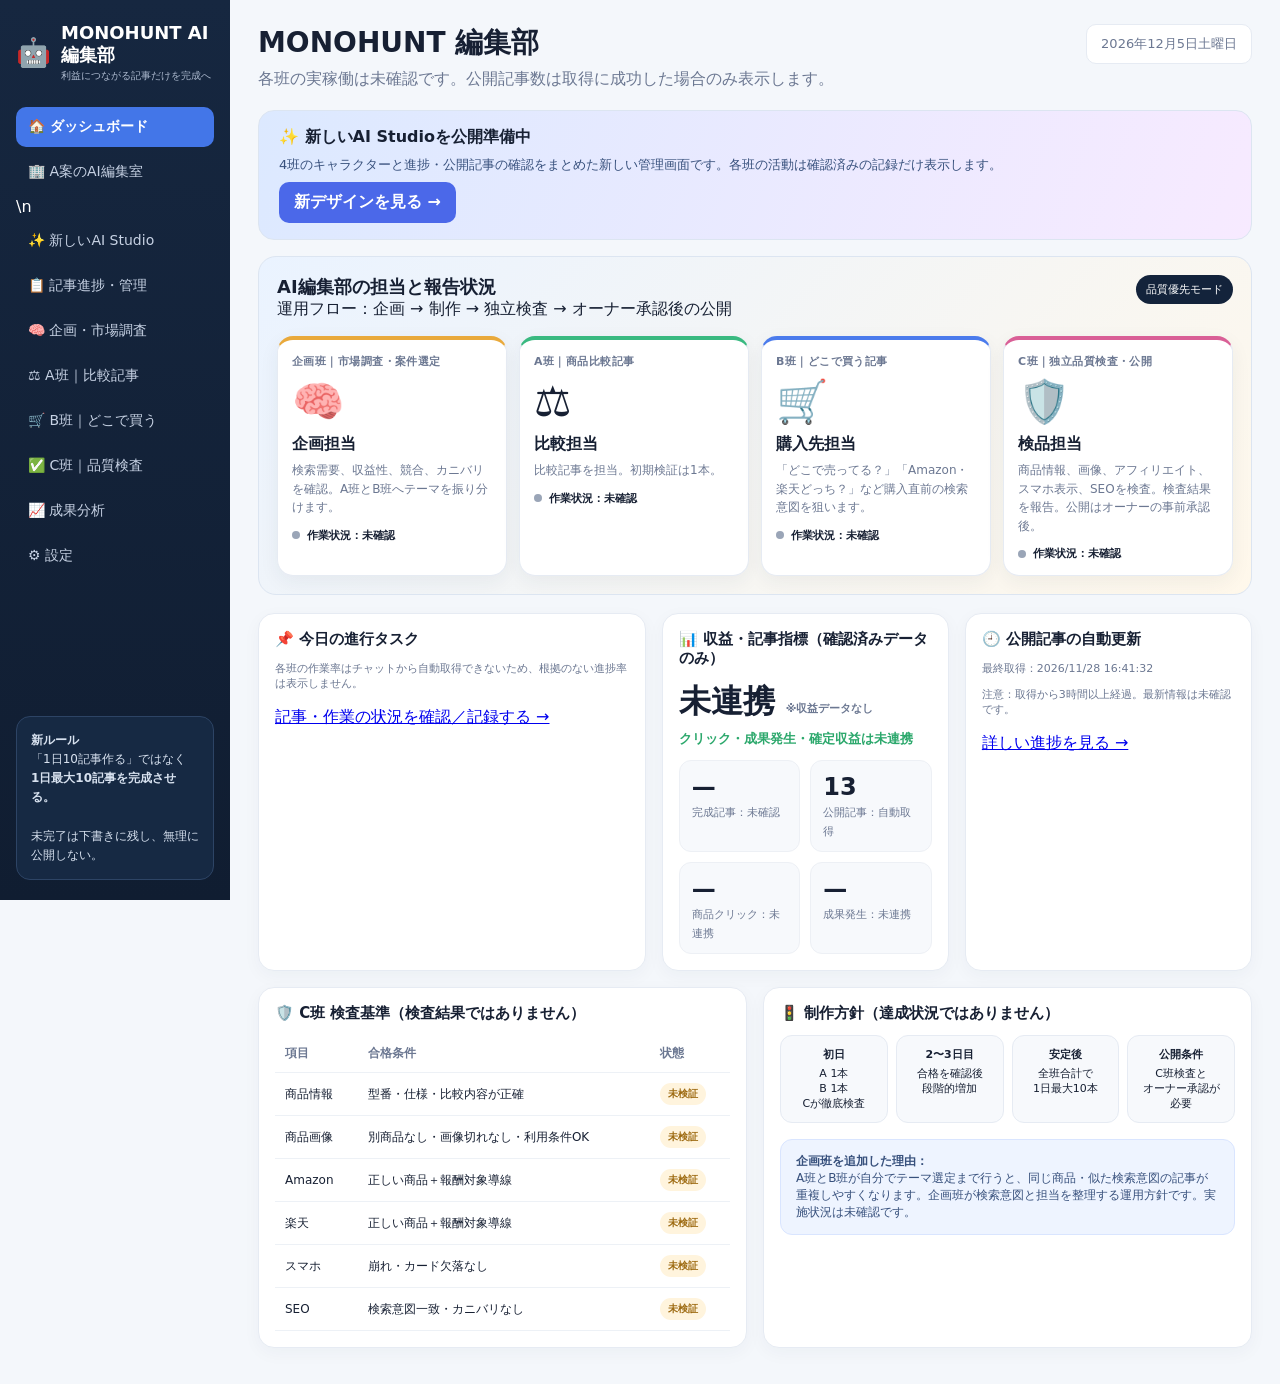
<file: index.html>
<!DOCTYPE html>
<html lang="ja">
<head>
<meta charset="utf-8">
<meta name="viewport" content="width=device-width,initial-scale=1">
<title>MONOHUNT AI編集部ダッシュボード</title>
<style>
:root{
  --bg:#f4f7fb; --panel:#ffffff; --ink:#172033; --muted:#6c7892;
  --line:#e6ebf3; --nav:#13233b; --blue:#4b7bec; --green:#39b980;
  --gold:#e9a93b; --pink:#d95f96;
}
*{box-sizing:border-box}
body{margin:0;background:var(--bg);color:var(--ink);font-family:Inter,"Noto Sans JP","Hiragino Kaku Gothic ProN","Yu Gothic",system-ui,sans-serif}
.app{display:grid;grid-template-columns:230px 1fr;min-height:100vh}
.sidebar{background:linear-gradient(180deg,#162740 0%,#101d31 100%);color:#fff;padding:22px 16px;position:sticky;top:0;height:100vh}
.brand{display:flex;gap:10px;align-items:center;font-weight:800;font-size:18px;margin-bottom:24px}
.brand .bot{font-size:28px}.brand small{display:block;font-size:10px;font-weight:500;color:#aebbd0;margin-top:2px}
.nav a{display:flex;gap:10px;align-items:center;color:#c7d2e4;text-decoration:none;padding:11px 12px;border-radius:10px;margin:5px 0;font-size:14px}
.nav a.active{background:#4376e8;color:white;font-weight:700}.nav a:hover{background:#203857;color:#fff}
.side-note{position:absolute;left:16px;right:16px;bottom:20px;padding:14px;border:1px solid #2d4465;border-radius:14px;background:#162943;color:#d7e1ef;font-size:12px;line-height:1.6}
.main{padding:24px 28px 36px}
.topbar{display:flex;justify-content:space-between;align-items:flex-start;margin-bottom:20px}
.topbar h1{margin:0;font-size:28px}.topbar p{margin:7px 0 0;color:var(--muted)}
.date{font-size:13px;color:var(--muted);background:#fff;padding:10px 14px;border:1px solid var(--line);border-radius:10px}
.hero{background:linear-gradient(135deg,#eaf3ff,#fff8eb);border:1px solid #dce5f1;border-radius:18px;padding:18px;margin-bottom:18px;overflow:hidden}
.hero-head{display:flex;justify-content:space-between;gap:20px;align-items:flex-start;margin-bottom:16px}
.hero-head h2{margin:0;font-size:18px}.hero-head .pill{background:#13233b;color:#fff;padding:7px 10px;border-radius:999px;font-size:11px}
.office{display:grid;grid-template-columns:repeat(4,1fr);gap:12px}
.worker{background:#fff;border:1px solid var(--line);border-radius:16px;padding:14px;min-height:175px;position:relative;box-shadow:0 6px 20px rgba(28,43,66,.06)}
.worker .role{font-size:11px;font-weight:800;letter-spacing:.04em;color:var(--muted)}
.worker .avatar{font-size:42px;margin:8px 0}
.worker h3{margin:0 0 6px;font-size:16px}.worker p{margin:0;color:var(--muted);font-size:12px;line-height:1.55}
.status{margin-top:11px;display:flex;align-items:center;gap:7px;font-size:11px;font-weight:700}
.dot{width:8px;height:8px;border-radius:50%;background:var(--green);box-shadow:0 0 0 4px rgba(57,185,128,.12)}
.worker.plan{border-top:4px solid var(--gold)} .worker.a{border-top:4px solid var(--green)} .worker.b{border-top:4px solid var(--blue)} .worker.c{border-top:4px solid var(--pink)}
.grid{display:grid;grid-template-columns:1.35fr 1fr 1fr;gap:16px;margin-top:16px}
.card{background:var(--panel);border:1px solid var(--line);border-radius:16px;padding:16px;box-shadow:0 5px 18px rgba(26,39,66,.04)}
.card h3{margin:0 0 12px;font-size:15px}.card .sub{color:var(--muted);font-size:11px}
.task{display:grid;grid-template-columns:1fr 110px 36px;gap:10px;align-items:center;padding:10px 0;border-bottom:1px solid #edf1f6}
.task:last-child{border-bottom:0}.task b{font-size:13px}.task small{display:block;color:var(--muted);margin-top:3px}
.bar{height:7px;background:#edf1f6;border-radius:999px;overflow:hidden}.bar span{display:block;height:100%;border-radius:999px}
.kpi{display:grid;grid-template-columns:repeat(2,1fr);gap:10px}.kpi div{background:#f7f9fc;border:1px solid #edf0f5;border-radius:12px;padding:12px}.kpi strong{font-size:24px;display:block}.kpi span{font-size:11px;color:var(--muted)}
.bigmoney{font-size:32px;font-weight:850;margin:6px 0}.up{color:#2ca86c;font-weight:700;font-size:13px}
.feed{display:flex;gap:10px;padding:9px 0;border-bottom:1px solid #edf1f6}.feed:last-child{border-bottom:0}.feed .ico{width:28px;height:28px;border-radius:8px;display:grid;place-items:center;background:#f0f4fb}.feed b{font-size:12px}.feed p{margin:2px 0 0;font-size:11px;color:var(--muted)}
.guard{margin-top:16px;display:grid;grid-template-columns:1fr 1fr;gap:16px}
.rule-table{width:100%;border-collapse:collapse;font-size:12px}.rule-table th,.rule-table td{padding:10px;border-bottom:1px solid #edf1f6;text-align:left}.rule-table th{color:var(--muted);font-weight:700}.badge{display:inline-block;padding:4px 8px;border-radius:999px;font-size:10px;font-weight:800}.warn{background:#fff4dd;color:#9e6b12}
.lane{display:grid;grid-template-columns:repeat(4,1fr);gap:8px;margin-top:10px}.lane div{padding:11px;border-radius:12px;background:#f7f9fc;border:1px solid var(--line);font-size:11px;text-align:center}.lane b{display:block;margin-bottom:4px}
.footer-note{margin-top:16px;padding:13px 15px;background:#eef4ff;border:1px solid #d9e5ff;border-radius:12px;font-size:12px;color:#38517d}
@media(max-width:980px){.app{grid-template-columns:1fr}.sidebar{position:relative;height:auto}.side-note{position:static;margin-top:18px}.office{grid-template-columns:repeat(2,1fr)}.grid{grid-template-columns:1fr}.guard{grid-template-columns:1fr}}
@media(max-width:560px){.main{padding:16px}.office{grid-template-columns:1fr}.topbar{display:block}.date{margin-top:12px;display:inline-block}.lane{grid-template-columns:1fr 1fr}}
</style>
</head>
<body>
<div class="app">
  <aside class="sidebar">
    <div class="brand"><span class="bot">🤖</span><div>MONOHUNT AI編集部<small>利益につながる記事だけを完成へ</small></div></div>
    <nav class="nav">
      <a class="active" href="./">🏠 ダッシュボード</a>
      <a href="./office.html">🏢 A案のAI編集室</a>\n      <a href="./studio.html">✨ 新しいAI Studio</a>
      <a href="./manager.html">📋 記事進捗・管理</a>
      <a href="./manager.html">🧠 企画・市場調査</a>
      <a href="./manager.html">⚖️ A班｜比較記事</a>
      <a href="./manager.html">🛒 B班｜どこで買う</a>
      <a href="./manager.html">✅ C班｜品質検査</a>
      <a href="#results">📈 成果分析</a>
      <a href="#policy">⚙️ 設定</a>
    </nav>
    <div class="side-note">
      <b>新ルール</b><br>
      「1日10記事作る」ではなく<br>
      <b>1日最大10記事を完成させる。</b><br><br>
      未完了は下書きに残し、無理に公開しない。
    </div>
  </aside>

  <main class="main">
    <div class="topbar">
      <div>
        <h1>MONOHUNT 編集部</h1>
        <p>各班の実稼働は未確認です。公開記事数は取得に成功した場合のみ表示します。</p>
      </div>
      <div class="date"><span id="today">日付を確認中</span></div>
    </div>

    <section style="background:linear-gradient(110deg,#dce9ff,#f7eaff);padding:16px 20px;border-radius:16px;margin-bottom:16px;border:1px solid #dce5f1"><b>✨ 新しいAI Studioを公開準備中</b><p style="margin:8px 0;color:#38517d;font-size:13px">4班のキャラクターと進捗・公開記事の確認をまとめた新しい管理画面です。各班の活動は確認済みの記録だけ表示します。</p><a href="./studio.html" style="display:inline-block;background:#4b68e9;color:white;padding:10px 15px;border-radius:10px;text-decoration:none;font-weight:700">新デザインを見る →</a></section>
    <section class="hero">
      <div class="hero-head">
        <div><h2>AI編集部の担当と報告状況</h2><span class="sub">運用フロー：企画 → 制作 → 独立検査 → オーナー承認後の公開</span></div>
        <span class="pill">品質優先モード</span>
      </div>
      <div class="office">
        <article class="worker plan">
          <div class="role">企画班｜市場調査・案件選定</div>
          <div class="avatar">🧠</div>
          <h3>企画担当</h3>
          <p>検索需要、収益性、競合、カニバリを確認。A班とB班へテーマを振り分けます。</p>
          <div class="status"><span class="dot" style="background:#9aa5b7;box-shadow:none"></span>作業状況：未確認</div>
        </article>
        <article class="worker a">
          <div class="role">A班｜商品比較記事</div>
          <div class="avatar">⚖️</div>
          <h3>比較担当</h3>
          <p>比較記事を担当。初期検証は1本。</p>
          <div class="status"><span class="dot" style="background:#9aa5b7;box-shadow:none"></span>作業状況：未確認</div>
        </article>
        <article class="worker b">
          <div class="role">B班｜どこで買う記事</div>
          <div class="avatar">🛒</div>
          <h3>購入先担当</h3>
          <p>「どこで売ってる？」「Amazon・楽天どっち？」など購入直前の検索意図を狙います。</p>
          <div class="status"><span class="dot" style="background:#9aa5b7;box-shadow:none"></span>作業状況：未確認</div>
        </article>
        <article class="worker c">
          <div class="role">C班｜独立品質検査・公開</div>
          <div class="avatar">🛡️</div>
          <h3>検品担当</h3>
          <p>商品情報、画像、アフィリエイト、スマホ表示、SEOを検査。検査結果を報告。公開はオーナーの事前承認後。</p>
          <div class="status"><span class="dot" style="background:#9aa5b7;box-shadow:none"></span>作業状況：未確認</div>
        </article>
      </div>
    </section>

    <section class="grid">
      <div class="card">
        <h3>📌 今日の進行タスク</h3>
        <p class="sub">各班の作業率はチャットから自動取得できないため、根拠のない進捗率は表示しません。</p><p><a href="./manager.html">記事・作業の状況を確認／記録する →</a></p></div>
      <div class="card" id="results"><h3>📊 収益・記事指標（確認済みデータのみ）</h3>
        <div class="bigmoney">未連携 <span class="sub">※収益データなし</span></div>
        <div class="up">クリック・成果発生・確定収益は未連携</div>
        <div class="kpi" style="margin-top:12px">
          <div><strong>—</strong><span>完成記事：未確認</span></div>
          <div><strong id="publicCount">—</strong><span>公開記事：自動取得</span></div>
          <div><strong>—</strong><span>商品クリック：未連携</span></div>
          <div><strong>—</strong><span>成果発生：未連携</span></div>
        </div>
      </div>

      <div class="card">
        <h3>🕘 公開記事の自動更新</h3><p class="sub" id="lastFetch">データ取得待ち</p><p class="sub" id="fetchNote">WordPress公開記事のみ対象。各班の作業状況とは別です。</p><p><a href="./manager.html">詳しい進捗を見る →</a></p></div>
    </section>

    <section class="guard">
      <div class="card">
        <h3>🛡️ C班 検査基準（検査結果ではありません）</h3>
        <table class="rule-table">
          <tr><th>項目</th><th>合格条件</th><th>状態</th></tr>
          <tr><td>商品情報</td><td>型番・仕様・比較内容が正確</td><td><span class="badge warn">未検証</span></td></tr>
          <tr><td>商品画像</td><td>別商品なし・画像切れなし・利用条件OK</td><td><span class="badge warn">未検証</span></td></tr>
          <tr><td>Amazon</td><td>正しい商品＋報酬対象導線</td><td><span class="badge warn">未検証</span></td></tr>
          <tr><td>楽天</td><td>正しい商品＋報酬対象導線</td><td><span class="badge warn">未検証</span></td></tr>
          <tr><td>スマホ</td><td>崩れ・カード欠落なし</td><td><span class="badge warn">未検証</span></td></tr>
          <tr><td>SEO</td><td>検索意図一致・カニバリなし</td><td><span class="badge warn">未検証</span></td></tr>
        </table>
      </div>

      <div class="card" id="policy">
        <h3>🚦 制作方針（達成状況ではありません）</h3>
        <div class="lane">
          <div><b>初日</b>A 1本<br>B 1本<br>Cが徹底検査</div>
          <div><b>2〜3日目</b>合格を確認後<br>段階的増加</div>
          <div><b>安定後</b>全班合計で<br>1日最大10本</div>
          <div><b>公開条件</b>C班検査と<br>オーナー承認が必要</div>
        </div>
        <div class="footer-note">
          <b>企画班を追加した理由：</b><br>
          A班とB班が自分でテーマ選定まで行うと、同じ商品・似た検索意図の記事が重複しやすくなります。企画班が検索意図と担当を整理する運用方針です。実施状況は未確認です。
        </div>
      </div>
    </section>
  </main>
</div>
<script>
document.getElementById('today').textContent=new Date().toLocaleDateString('ja-JP',{year:'numeric',month:'long',day:'numeric',weekday:'long',timeZone:'Asia/Tokyo'});
async function loadStatus(){try{let response=await fetch('./wp-status.json?ts='+Date.now(),{cache:'no-store'});if(!response.ok)throw Error('初回取得待ち');let d=await response.json();if(d.status!=='ok'||!Array.isArray(d.posts))throw Error('データ不正');let age=Date.now()-Date.parse(d.checked_at);document.getElementById('publicCount').textContent=Number(d.published_count);document.getElementById('lastFetch').textContent='最終取得：'+new Date(d.checked_at).toLocaleString('ja-JP',{timeZone:'Asia/Tokyo'});document.getElementById('fetchNote').textContent=age>3*3600000?'注意：取得から3時間以上経過。最新情報は未確認です。':'公開WordPress APIから取得。品質・購入リンクは未検証です。'}catch(e){document.getElementById('publicCount').textContent='—';document.getElementById('lastFetch').textContent='自動取得：未確認（'+e.message+'）';}}
loadStatus();setInterval(loadStatus,5*60*1000);
</script></body>
</html>
</file>
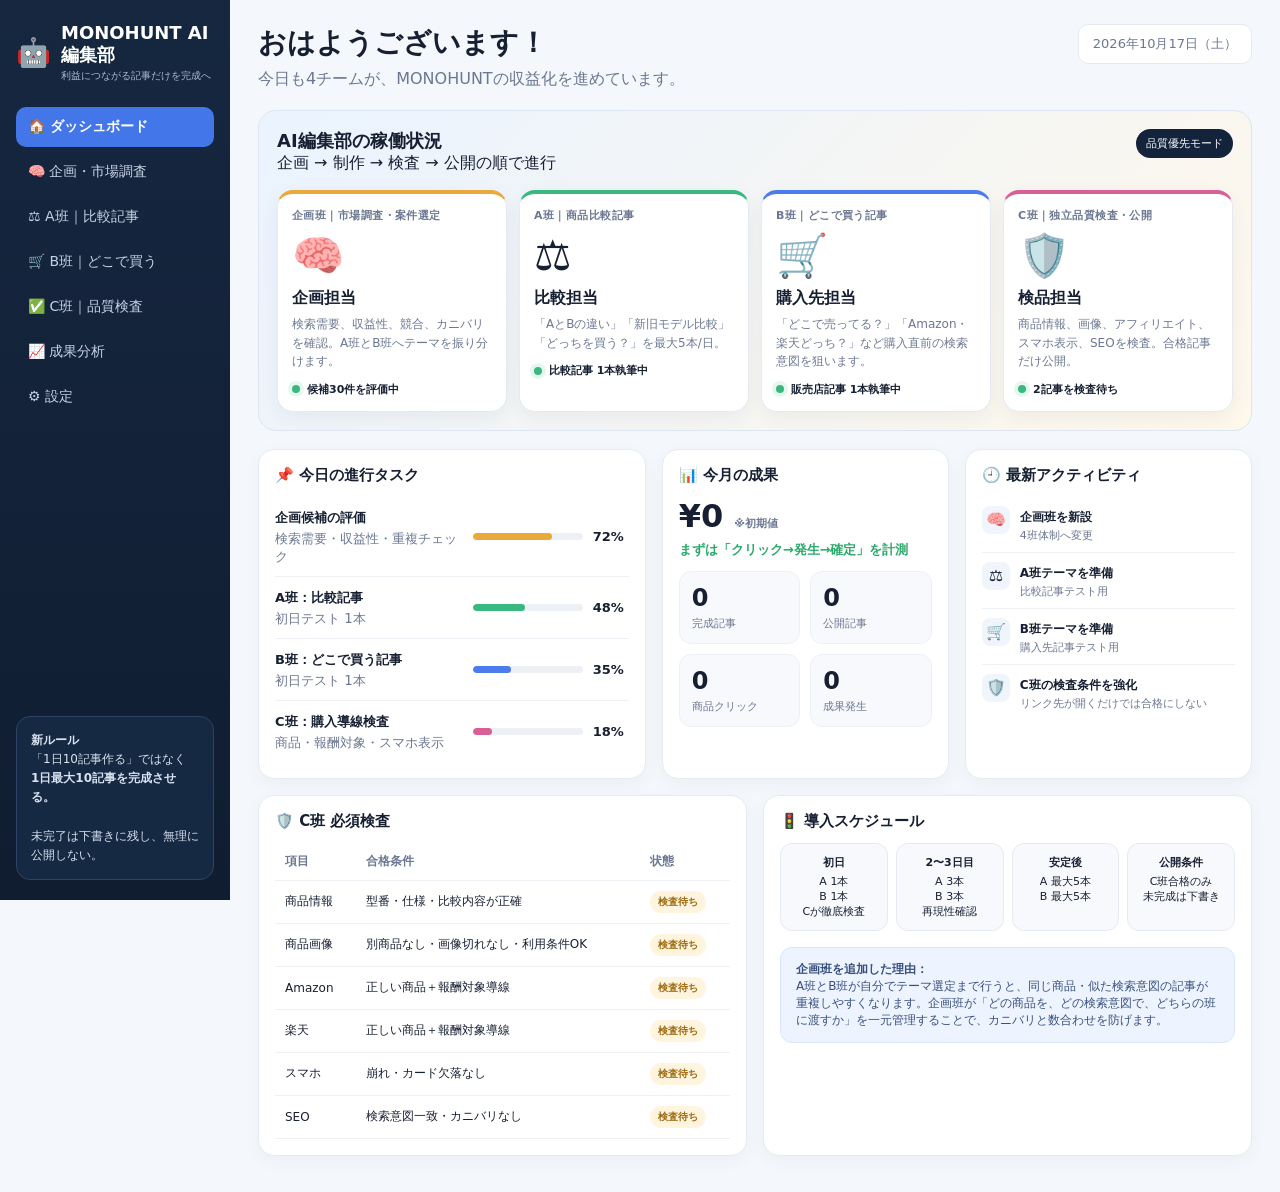
<file: index.html.html>
<!DOCTYPE html>
<html lang="ja">
<head>
<meta charset="utf-8">
<meta name="viewport" content="width=device-width,initial-scale=1">
<title>MONOHUNT AI編集部ダッシュボード</title>
<style>
:root{
  --bg:#f4f7fb; --panel:#ffffff; --ink:#172033; --muted:#6c7892;
  --line:#e6ebf3; --nav:#13233b; --blue:#4b7bec; --green:#39b980;
  --gold:#e9a93b; --pink:#d95f96;
}
*{box-sizing:border-box}
body{margin:0;background:var(--bg);color:var(--ink);font-family:Inter,"Noto Sans JP","Hiragino Kaku Gothic ProN","Yu Gothic",system-ui,sans-serif}
.app{display:grid;grid-template-columns:230px 1fr;min-height:100vh}
.sidebar{background:linear-gradient(180deg,#162740 0%,#101d31 100%);color:#fff;padding:22px 16px;position:sticky;top:0;height:100vh}
.brand{display:flex;gap:10px;align-items:center;font-weight:800;font-size:18px;margin-bottom:24px}
.brand .bot{font-size:28px}.brand small{display:block;font-size:10px;font-weight:500;color:#aebbd0;margin-top:2px}
.nav a{display:flex;gap:10px;align-items:center;color:#c7d2e4;text-decoration:none;padding:11px 12px;border-radius:10px;margin:5px 0;font-size:14px}
.nav a.active{background:#4376e8;color:white;font-weight:700}.nav a:hover{background:#203857;color:#fff}
.side-note{position:absolute;left:16px;right:16px;bottom:20px;padding:14px;border:1px solid #2d4465;border-radius:14px;background:#162943;color:#d7e1ef;font-size:12px;line-height:1.6}
.main{padding:24px 28px 36px}
.topbar{display:flex;justify-content:space-between;align-items:flex-start;margin-bottom:20px}
.topbar h1{margin:0;font-size:28px}.topbar p{margin:7px 0 0;color:var(--muted)}
.date{font-size:13px;color:var(--muted);background:#fff;padding:10px 14px;border:1px solid var(--line);border-radius:10px}
.hero{background:linear-gradient(135deg,#eaf3ff,#fff8eb);border:1px solid #dce5f1;border-radius:18px;padding:18px;margin-bottom:18px;overflow:hidden}
.hero-head{display:flex;justify-content:space-between;gap:20px;align-items:flex-start;margin-bottom:16px}
.hero-head h2{margin:0;font-size:18px}.hero-head .pill{background:#13233b;color:#fff;padding:7px 10px;border-radius:999px;font-size:11px}
.office{display:grid;grid-template-columns:repeat(4,1fr);gap:12px}
.worker{background:#fff;border:1px solid var(--line);border-radius:16px;padding:14px;min-height:175px;position:relative;box-shadow:0 6px 20px rgba(28,43,66,.06)}
.worker .role{font-size:11px;font-weight:800;letter-spacing:.04em;color:var(--muted)}
.worker .avatar{font-size:42px;margin:8px 0}
.worker h3{margin:0 0 6px;font-size:16px}.worker p{margin:0;color:var(--muted);font-size:12px;line-height:1.55}
.status{margin-top:11px;display:flex;align-items:center;gap:7px;font-size:11px;font-weight:700}
.dot{width:8px;height:8px;border-radius:50%;background:var(--green);box-shadow:0 0 0 4px rgba(57,185,128,.12)}
.worker.plan{border-top:4px solid var(--gold)} .worker.a{border-top:4px solid var(--green)} .worker.b{border-top:4px solid var(--blue)} .worker.c{border-top:4px solid var(--pink)}
.grid{display:grid;grid-template-columns:1.35fr 1fr 1fr;gap:16px;margin-top:16px}
.card{background:var(--panel);border:1px solid var(--line);border-radius:16px;padding:16px;box-shadow:0 5px 18px rgba(26,39,66,.04)}
.card h3{margin:0 0 12px;font-size:15px}.card .sub{color:var(--muted);font-size:11px}
.task{display:grid;grid-template-columns:1fr 110px 36px;gap:10px;align-items:center;padding:10px 0;border-bottom:1px solid #edf1f6}
.task:last-child{border-bottom:0}.task b{font-size:13px}.task small{display:block;color:var(--muted);margin-top:3px}
.bar{height:7px;background:#edf1f6;border-radius:999px;overflow:hidden}.bar span{display:block;height:100%;border-radius:999px}
.kpi{display:grid;grid-template-columns:repeat(2,1fr);gap:10px}.kpi div{background:#f7f9fc;border:1px solid #edf0f5;border-radius:12px;padding:12px}.kpi strong{font-size:24px;display:block}.kpi span{font-size:11px;color:var(--muted)}
.bigmoney{font-size:32px;font-weight:850;margin:6px 0}.up{color:#2ca86c;font-weight:700;font-size:13px}
.feed{display:flex;gap:10px;padding:9px 0;border-bottom:1px solid #edf1f6}.feed:last-child{border-bottom:0}.feed .ico{width:28px;height:28px;border-radius:8px;display:grid;place-items:center;background:#f0f4fb}.feed b{font-size:12px}.feed p{margin:2px 0 0;font-size:11px;color:var(--muted)}
.guard{margin-top:16px;display:grid;grid-template-columns:1fr 1fr;gap:16px}
.rule-table{width:100%;border-collapse:collapse;font-size:12px}.rule-table th,.rule-table td{padding:10px;border-bottom:1px solid #edf1f6;text-align:left}.rule-table th{color:var(--muted);font-weight:700}.badge{display:inline-block;padding:4px 8px;border-radius:999px;font-size:10px;font-weight:800}.warn{background:#fff4dd;color:#9e6b12}
.lane{display:grid;grid-template-columns:repeat(4,1fr);gap:8px;margin-top:10px}.lane div{padding:11px;border-radius:12px;background:#f7f9fc;border:1px solid var(--line);font-size:11px;text-align:center}.lane b{display:block;margin-bottom:4px}
.footer-note{margin-top:16px;padding:13px 15px;background:#eef4ff;border:1px solid #d9e5ff;border-radius:12px;font-size:12px;color:#38517d}
@media(max-width:980px){.app{grid-template-columns:1fr}.sidebar{position:relative;height:auto}.side-note{position:static;margin-top:18px}.office{grid-template-columns:repeat(2,1fr)}.grid{grid-template-columns:1fr}.guard{grid-template-columns:1fr}}
@media(max-width:560px){.main{padding:16px}.office{grid-template-columns:1fr}.topbar{display:block}.date{margin-top:12px;display:inline-block}.lane{grid-template-columns:1fr 1fr}}
</style>
</head>
<body>
<div class="app">
  <aside class="sidebar">
    <div class="brand"><span class="bot">🤖</span><div>MONOHUNT AI編集部<small>利益につながる記事だけを完成へ</small></div></div>
    <nav class="nav">
      <a class="active" href="#">🏠 ダッシュボード</a>
      <a href="#">🧠 企画・市場調査</a>
      <a href="#">⚖️ A班｜比較記事</a>
      <a href="#">🛒 B班｜どこで買う</a>
      <a href="#">✅ C班｜品質検査</a>
      <a href="#">📈 成果分析</a>
      <a href="#">⚙️ 設定</a>
    </nav>
    <div class="side-note">
      <b>新ルール</b><br>
      「1日10記事作る」ではなく<br>
      <b>1日最大10記事を完成させる。</b><br><br>
      未完了は下書きに残し、無理に公開しない。
    </div>
  </aside>

  <main class="main">
    <div class="topbar">
      <div>
        <h1>おはようございます！</h1>
        <p>今日も4チームが、MONOHUNTの収益化を進めています。</p>
      </div>
      <div class="date">2026年10月17日（土）</div>
    </div>

    <section class="hero">
      <div class="hero-head">
        <div><h2>AI編集部の稼働状況</h2><span class="sub">企画 → 制作 → 検査 → 公開の順で進行</span></div>
        <span class="pill">品質優先モード</span>
      </div>
      <div class="office">
        <article class="worker plan">
          <div class="role">企画班｜市場調査・案件選定</div>
          <div class="avatar">🧠</div>
          <h3>企画担当</h3>
          <p>検索需要、収益性、競合、カニバリを確認。A班とB班へテーマを振り分けます。</p>
          <div class="status"><span class="dot"></span>候補30件を評価中</div>
        </article>
        <article class="worker a">
          <div class="role">A班｜商品比較記事</div>
          <div class="avatar">⚖️</div>
          <h3>比較担当</h3>
          <p>「AとBの違い」「新旧モデル比較」「どっちを買う？」を最大5本/日。</p>
          <div class="status"><span class="dot"></span>比較記事 1本執筆中</div>
        </article>
        <article class="worker b">
          <div class="role">B班｜どこで買う記事</div>
          <div class="avatar">🛒</div>
          <h3>購入先担当</h3>
          <p>「どこで売ってる？」「Amazon・楽天どっち？」など購入直前の検索意図を狙います。</p>
          <div class="status"><span class="dot"></span>販売店記事 1本執筆中</div>
        </article>
        <article class="worker c">
          <div class="role">C班｜独立品質検査・公開</div>
          <div class="avatar">🛡️</div>
          <h3>検品担当</h3>
          <p>商品情報、画像、アフィリエイト、スマホ表示、SEOを検査。合格記事だけ公開。</p>
          <div class="status"><span class="dot"></span>2記事を検査待ち</div>
        </article>
      </div>
    </section>

    <section class="grid">
      <div class="card">
        <h3>📌 今日の進行タスク</h3>
        <div class="task"><div><b>企画候補の評価</b><small>検索需要・収益性・重複チェック</small></div><div class="bar"><span style="width:72%;background:#e9a93b"></span></div><b>72%</b></div>
        <div class="task"><div><b>A班：比較記事</b><small>初日テスト 1本</small></div><div class="bar"><span style="width:48%;background:#39b980"></span></div><b>48%</b></div>
        <div class="task"><div><b>B班：どこで買う記事</b><small>初日テスト 1本</small></div><div class="bar"><span style="width:35%;background:#4b7bec"></span></div><b>35%</b></div>
        <div class="task"><div><b>C班：購入導線検査</b><small>商品・報酬対象・スマホ表示</small></div><div class="bar"><span style="width:18%;background:#d95f96"></span></div><b>18%</b></div>
      </div>

      <div class="card">
        <h3>📊 今月の成果</h3>
        <div class="bigmoney">¥0 <span class="sub">※初期値</span></div>
        <div class="up">まずは「クリック→発生→確定」を計測</div>
        <div class="kpi" style="margin-top:12px">
          <div><strong>0</strong><span>完成記事</span></div>
          <div><strong>0</strong><span>公開記事</span></div>
          <div><strong>0</strong><span>商品クリック</span></div>
          <div><strong>0</strong><span>成果発生</span></div>
        </div>
      </div>

      <div class="card">
        <h3>🕘 最新アクティビティ</h3>
        <div class="feed"><div class="ico">🧠</div><div><b>企画班を新設</b><p>4班体制へ変更</p></div></div>
        <div class="feed"><div class="ico">⚖️</div><div><b>A班テーマを準備</b><p>比較記事テスト用</p></div></div>
        <div class="feed"><div class="ico">🛒</div><div><b>B班テーマを準備</b><p>購入先記事テスト用</p></div></div>
        <div class="feed"><div class="ico">🛡️</div><div><b>C班の検査条件を強化</b><p>リンク先が開くだけでは合格にしない</p></div></div>
      </div>
    </section>

    <section class="guard">
      <div class="card">
        <h3>🛡️ C班 必須検査</h3>
        <table class="rule-table">
          <tr><th>項目</th><th>合格条件</th><th>状態</th></tr>
          <tr><td>商品情報</td><td>型番・仕様・比較内容が正確</td><td><span class="badge warn">検査待ち</span></td></tr>
          <tr><td>商品画像</td><td>別商品なし・画像切れなし・利用条件OK</td><td><span class="badge warn">検査待ち</span></td></tr>
          <tr><td>Amazon</td><td>正しい商品＋報酬対象導線</td><td><span class="badge warn">検査待ち</span></td></tr>
          <tr><td>楽天</td><td>正しい商品＋報酬対象導線</td><td><span class="badge warn">検査待ち</span></td></tr>
          <tr><td>スマホ</td><td>崩れ・カード欠落なし</td><td><span class="badge warn">検査待ち</span></td></tr>
          <tr><td>SEO</td><td>検索意図一致・カニバリなし</td><td><span class="badge warn">検査待ち</span></td></tr>
        </table>
      </div>

      <div class="card">
        <h3>🚦 導入スケジュール</h3>
        <div class="lane">
          <div><b>初日</b>A 1本<br>B 1本<br>Cが徹底検査</div>
          <div><b>2〜3日目</b>A 3本<br>B 3本<br>再現性確認</div>
          <div><b>安定後</b>A 最大5本<br>B 最大5本</div>
          <div><b>公開条件</b>C班合格のみ<br>未完成は下書き</div>
        </div>
        <div class="footer-note">
          <b>企画班を追加した理由：</b><br>
          A班とB班が自分でテーマ選定まで行うと、同じ商品・似た検索意図の記事が重複しやすくなります。企画班が「どの商品を、どの検索意図で、どちらの班に渡すか」を一元管理することで、カニバリと数合わせを防げます。
        </div>
      </div>
    </section>
  </main>
</div>
</body>
</html>
</file>
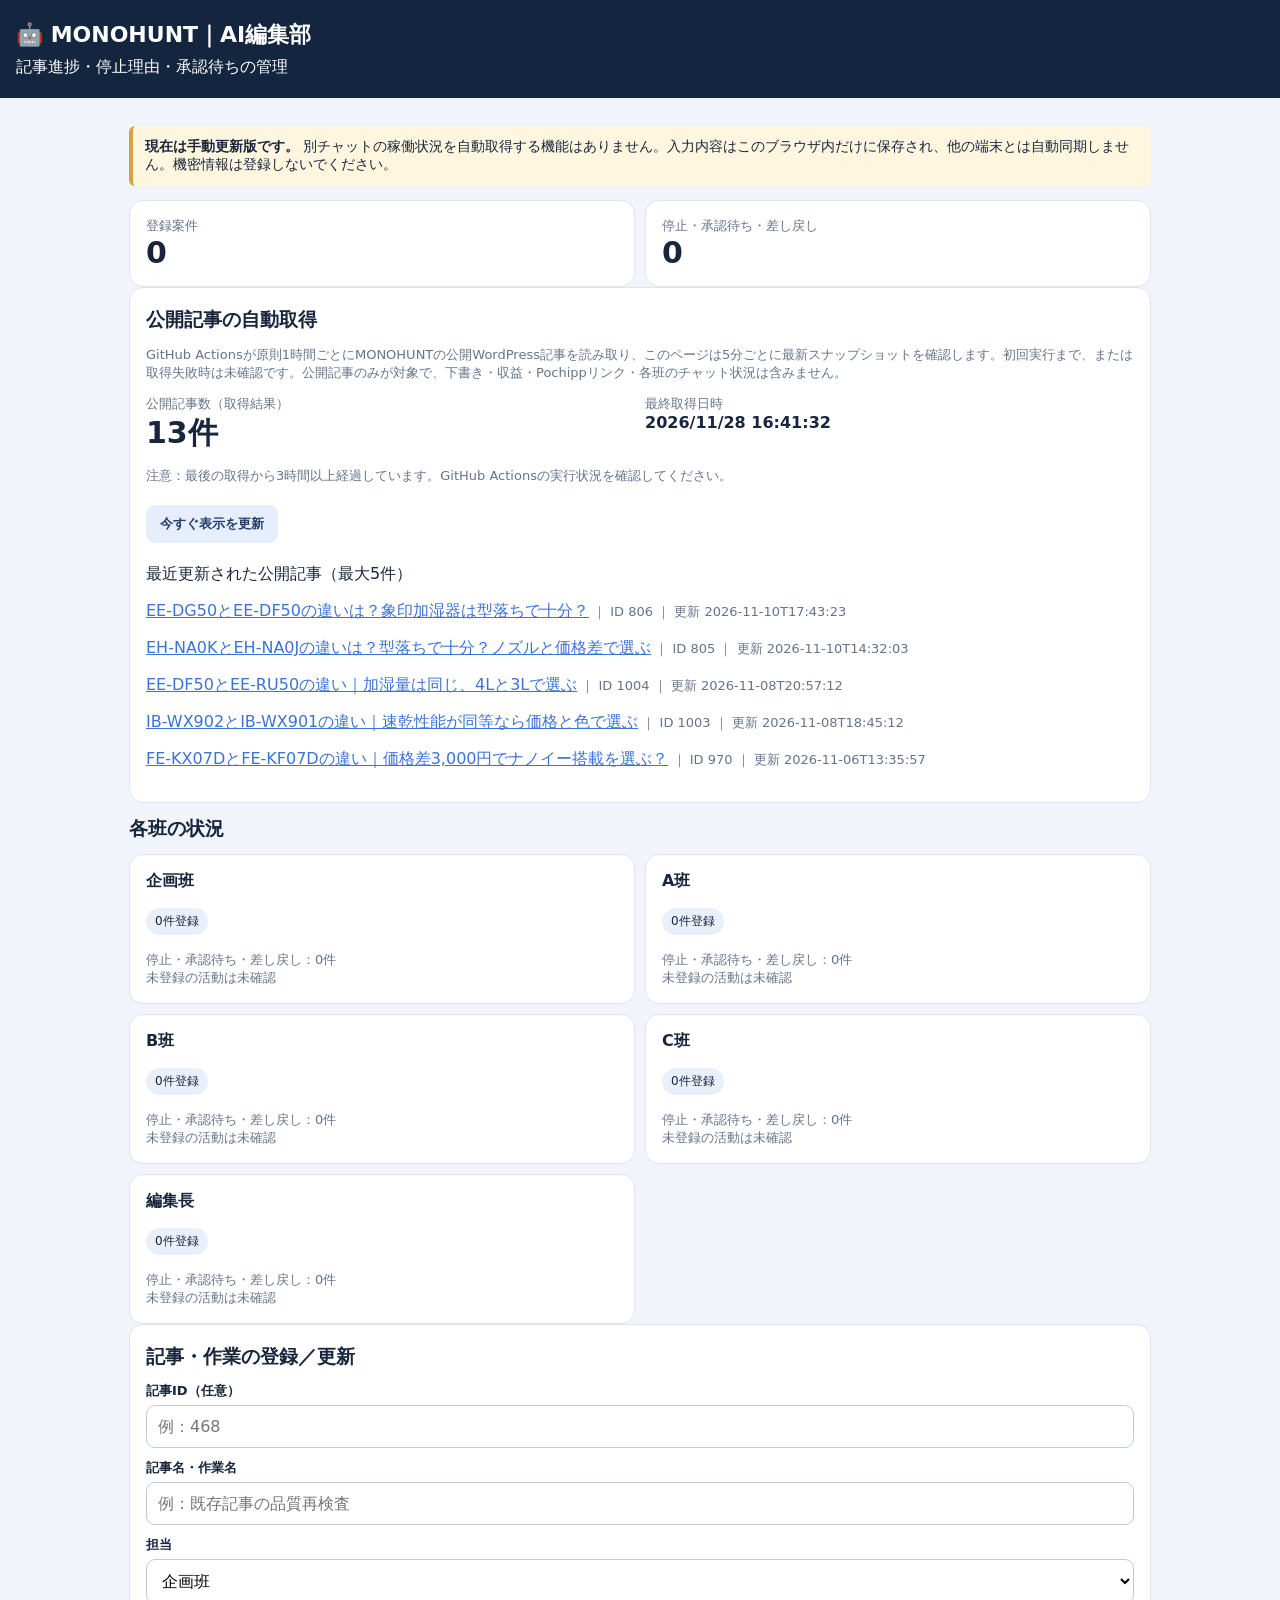
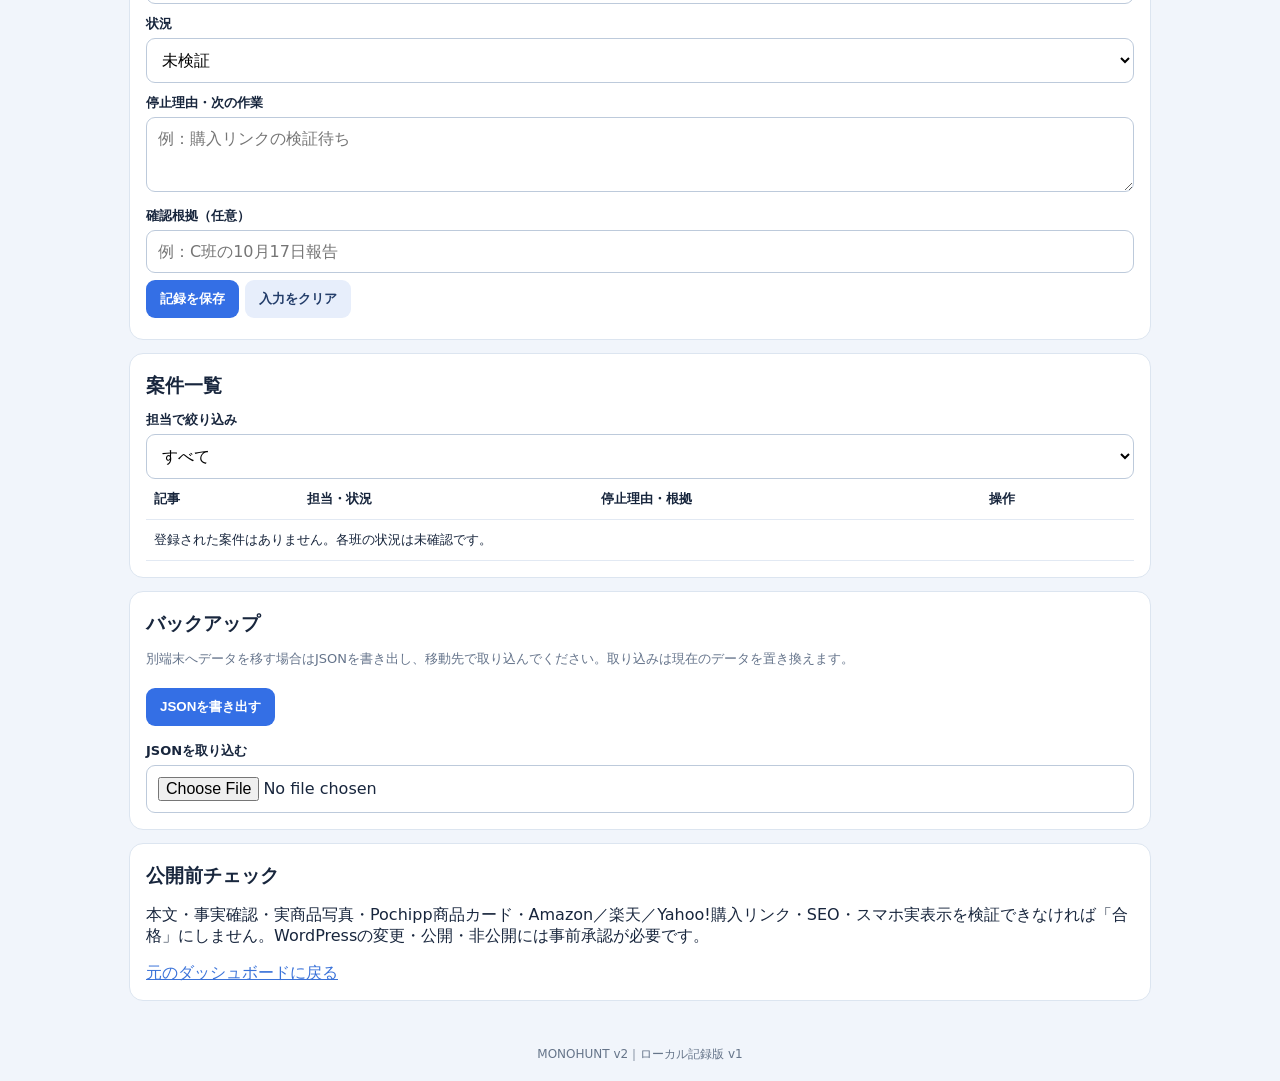
<file: manager.html>
<!doctype html>
<html lang="ja"><head><meta charset="utf-8"><meta name="viewport" content="width=device-width,initial-scale=1"><title>MONOHUNT｜記事進捗管理</title>
<style>*{box-sizing:border-box}body{margin:0;background:#f1f5fb;color:#18263d;font-family:system-ui,-apple-system,sans-serif}header{background:#14253f;color:#fff;padding:20px 16px}header h1{font-size:22px;margin:0 0 7px}main{max-width:1050px;margin:auto;padding:14px}.card{background:white;border:1px solid #dce5f0;border-radius:14px;padding:16px;margin-bottom:13px}h2{font-size:19px;margin:3px 0 12px}.muted{font-size:13px;color:#65748b}.warning{background:#fff6e0;border-left:4px solid #d9a13e;padding:12px;border-radius:6px;font-size:14px}.grid{display:grid;grid-template-columns:repeat(2,minmax(0,1fr));gap:10px}.grid .card{margin:0}.num{font-size:30px;font-weight:800}.tag{display:inline-block;border-radius:20px;background:#eaf0fa;padding:5px 9px;font-size:12px}label{display:block;font-size:13px;font-weight:600;margin:11px 0 5px}input,select,textarea{width:100%;padding:11px;border:1px solid #bdcadb;border-radius:9px;font:inherit;background:white}textarea{min-height:75px}button{background:#346fe5;color:white;border:0;border-radius:9px;padding:10px 14px;margin:7px 6px 5px 0;font-weight:700}button.secondary{background:#e7eefb;color:#233d6a}button.delete{background:#a13f3f}.scroll{overflow-x:auto}table{border-collapse:collapse;width:100%;min-width:590px}th,td{padding:11px 8px;text-align:left;border-bottom:1px solid #e2e9f3;font-size:13px;vertical-align:top}a{color:#3b73d9}footer{padding:18px;font-size:12px;color:#66758a;text-align:center}@media(max-width:580px){.grid{grid-template-columns:1fr}header h1{font-size:20px}}</style></head>
<body><header><h1>🤖 MONOHUNT｜AI編集部</h1><div>記事進捗・停止理由・承認待ちの管理</div></header><main>
<p class="warning"><b>現在は手動更新版です。</b> 別チャットの稼働状況を自動取得する機能はありません。入力内容はこのブラウザ内だけに保存され、他の端末とは自動同期しません。機密情報は登録しないでください。</p>
<div class="grid"><div class="card"><div class="muted">登録案件</div><div class="num" id="total">0</div></div><div class="card"><div class="muted">停止・承認待ち・差し戻し</div><div class="num" id="blocked">0</div></div></div>
<section class="card"><h2>公開記事の自動取得</h2><p class="muted">GitHub Actionsが原則1時間ごとにMONOHUNTの公開WordPress記事を読み取り、このページは5分ごとに最新スナップショットを確認します。初回実行まで、または取得失敗時は未確認です。公開記事のみが対象で、下書き・収益・Pochippリンク・各班のチャット状況は含みません。</p><div class="grid"><div><div class="muted">公開記事数（取得結果）</div><div class="num" id="wpcount">未確認</div></div><div><div class="muted">最終取得日時</div><b id="wptime">未確認</b></div></div><p id="wperror" class="muted">データを確認しています。</p><button type="button" class="secondary" id="wprefresh">今すぐ表示を更新</button><div id="wprecent"></div></section><h2>各班の状況</h2><div class="grid" id="teams"></div>
<section class="card"><h2>記事・作業の登録／更新</h2><form id="form"><input type="hidden" id="uid"><label>記事ID（任意）</label><input id="post" placeholder="例：468"><label>記事名・作業名</label><input id="title" required placeholder="例：既存記事の品質再検査"><label>担当</label><select id="team"><option>企画班</option><option>A班</option><option>B班</option><option>C班</option><option>編集長</option></select><label>状況</label><select id="status"><option>未検証</option><option>未着手</option><option>作業中（報告確認済み）</option><option>停止中</option><option>承認待ち</option><option>品質検査中</option><option>差し戻し</option><option>合格（必須項目検証済み）</option><option>完了（確認済み）</option></select><label>停止理由・次の作業</label><textarea id="reason" placeholder="例：購入リンクの検証待ち"></textarea><label>確認根拠（任意）</label><input id="source" placeholder="例：C班の10月17日報告"><button>記録を保存</button><button type="button" class="secondary" id="clear">入力をクリア</button></form></section>
<section class="card"><h2>案件一覧</h2><label>担当で絞り込み</label><select id="filter"><option>すべて</option><option>企画班</option><option>A班</option><option>B班</option><option>C班</option><option>編集長</option></select><div class="scroll"><table><thead><tr><th>記事</th><th>担当・状況</th><th>停止理由・根拠</th><th>操作</th></tr></thead><tbody id="list"></tbody></table></div></section>
<section class="card"><h2>バックアップ</h2><p class="muted">別端末へデータを移す場合はJSONを書き出し、移動先で取り込んでください。取り込みは現在のデータを置き換えます。</p><button type="button" id="export">JSONを書き出す</button><label>JSONを取り込む</label><input id="import" type="file" accept=".json,application/json"></section>
<section class="card"><h2>公開前チェック</h2><p>本文・事実確認・実商品写真・Pochipp商品カード・Amazon／楽天／Yahoo!購入リンク・SEO・スマホ実表示を検証できなければ「合格」にしません。WordPressの変更・公開・非公開には事前承認が必要です。</p><a href="./">元のダッシュボードに戻る</a></section></main><footer>MONOHUNT v2｜ローカル記録版 v1</footer>
<script>
async function refreshPublicStatus(){const info=document.getElementById('wperror');try{const response=await fetch('./wp-status.json?ts='+Date.now(),{cache:'no-store'});if(!response.ok)throw Error('自動取得データはまだ公開されていません');const d=await response.json();if(d.status!=='ok'||!Array.isArray(d.posts))throw Error('取得データの形式が不正です');const age=Date.now()-new Date(d.checked_at).getTime();if(!Number.isFinite(age)||age>3*60*60*1000){info.textContent='注意：最後の取得から3時間以上経過しています。GitHub Actionsの実行状況を確認してください。'}else{info.textContent='取得元：公開WordPress API（記事の品質合格やリンク動作は保証しません）'}document.getElementById('wpcount').textContent=d.published_count+'件';document.getElementById('wptime').textContent=new Date(d.checked_at).toLocaleString('ja-JP',{timeZone:'Asia/Tokyo'});let recent=[...d.posts].sort((a,b)=>String(b.modified).localeCompare(String(a.modified))).slice(0,5);const wrap=document.getElementById('wprecent');wrap.textContent='';const head=document.createElement('p');head.textContent='最近更新された公開記事（最大5件）';wrap.append(head);for(const p of recent){const line=document.createElement('p'),a=document.createElement('a');if(typeof p.link==='string'&&p.link.startsWith('https://monohunt.com/')){a.href=p.link;a.target='_blank';a.rel='noopener noreferrer';a.textContent=String(p.title||'無題').replace(/<[^>]*>/g,'');line.append(a)}else{line.textContent='記事ID '+p.id}const small=document.createElement('span');small.className='muted';small.textContent=' ｜ ID '+p.id+' ｜ 更新 '+(p.modified||'未確認');line.append(small);wrap.append(line)}}catch(e){info.textContent='未確認：'+e.message;document.getElementById('wpcount').textContent='未確認';document.getElementById('wptime').textContent='未確認'}}
document.getElementById('wprefresh').onclick=refreshPublicStatus;refreshPublicStatus();setInterval(refreshPublicStatus,5*60*1000);
const KEY='monohunt_progress_v1',names=['企画班','A班','B班','C班','編集長'],$=s=>document.getElementById(s);let data=[];try{data=JSON.parse(localStorage.getItem(KEY)||'[]');if(!Array.isArray(data))data=[]}catch(e){data=[]}
function esc(x){return String(x??'').replace(/[&<>"']/g,c=>({'&':'&amp;','<':'&lt;','>':'&gt;','"':'&quot;',"'":'&#39;'}[c]))}function save(){localStorage.setItem(KEY,JSON.stringify(data));render()}
function render(){let stopped=t=>['停止中','承認待ち','差し戻し'].includes(t.status);$('total').textContent=data.length;$('blocked').textContent=data.filter(stopped).length;$('teams').innerHTML=names.map(n=>{let a=data.filter(t=>t.team===n);return '<div class="card"><b>'+esc(n)+'</b><p><span class="tag">'+a.length+'件登録</span></p><div class="muted">停止・承認待ち・差し戻し：'+a.filter(stopped).length+'件<br>未登録の活動は未確認</div></div>'}).join('');let f=$('filter').value,arr=data.filter(t=>f==='すべて'||t.team===f);$('list').innerHTML=arr.length?arr.map(t=>'<tr><td><b>'+esc(t.title)+'</b><br><span class="muted">記事ID：'+esc(t.post||'未定')+'</span></td><td>'+esc(t.team)+'<br><span class="tag">'+esc(t.status)+'</span><br><span class="muted">'+esc(t.updated)+'</span></td><td>'+esc(t.reason||'記録なし')+'<br><span class="muted">'+esc(t.source||'根拠未記録')+'</span></td><td><button class="secondary" data-edit="'+esc(t.id)+'">編集</button><button class="delete" data-del="'+esc(t.id)+'">削除</button></td></tr>').join(''):'<tr><td colspan="4">登録された案件はありません。各班の状況は未確認です。</td></tr>'}
$('form').onsubmit=e=>{e.preventDefault();let id=$('uid').value||String(Date.now()),t={id,post:$('post').value.trim(),title:$('title').value.trim(),team:$('team').value,status:$('status').value,reason:$('reason').value.trim(),source:$('source').value.trim(),updated:new Date().toLocaleString('ja-JP')};if(!t.title)return;let i=data.findIndex(x=>x.id===id);if(i<0)data.push(t);else data[i]=t;$('form').reset();$('uid').value='';save()};$('clear').onclick=()=>{$('form').reset();$('uid').value=''};$('filter').onchange=render;
$('list').onclick=e=>{let b=e.target.closest('button');if(!b)return;let id=b.dataset.edit||b.dataset.del,t=data.find(x=>x.id===id);if(!t)return;if(b.dataset.del){if(confirm('この端末の管理記録を削除しますか？WordPress記事は削除されません。')){data=data.filter(x=>x.id!==id);save()}return}for(let [k,v] of Object.entries({uid:t.id,post:t.post,title:t.title,team:t.team,status:t.status,reason:t.reason,source:t.source}))$(k).value=v||'';$('form').scrollIntoView({behavior:'smooth'})};
$('export').onclick=()=>{let blob=new Blob([JSON.stringify({version:1,exportedAt:new Date().toISOString(),tasks:data},null,2)],{type:'application/json'}),a=document.createElement('a');a.href=URL.createObjectURL(blob);a.download='monohunt-progress.json';a.click();setTimeout(()=>URL.revokeObjectURL(a.href),1000)};
$('import').onchange=async e=>{let file=e.target.files[0];if(!file)return;try{let x=JSON.parse(await file.text());if(!Array.isArray(x.tasks)||x.tasks.some(t=>!t.id||!t.title||!names.includes(t.team)))throw Error('形式が正しくありません');if(confirm('現在の登録データを置き換えますか？')){data=x.tasks;save()}}catch(err){alert('取り込みに失敗しました：'+err.message)}e.target.value=''};render();
</script></body></html>
</file>
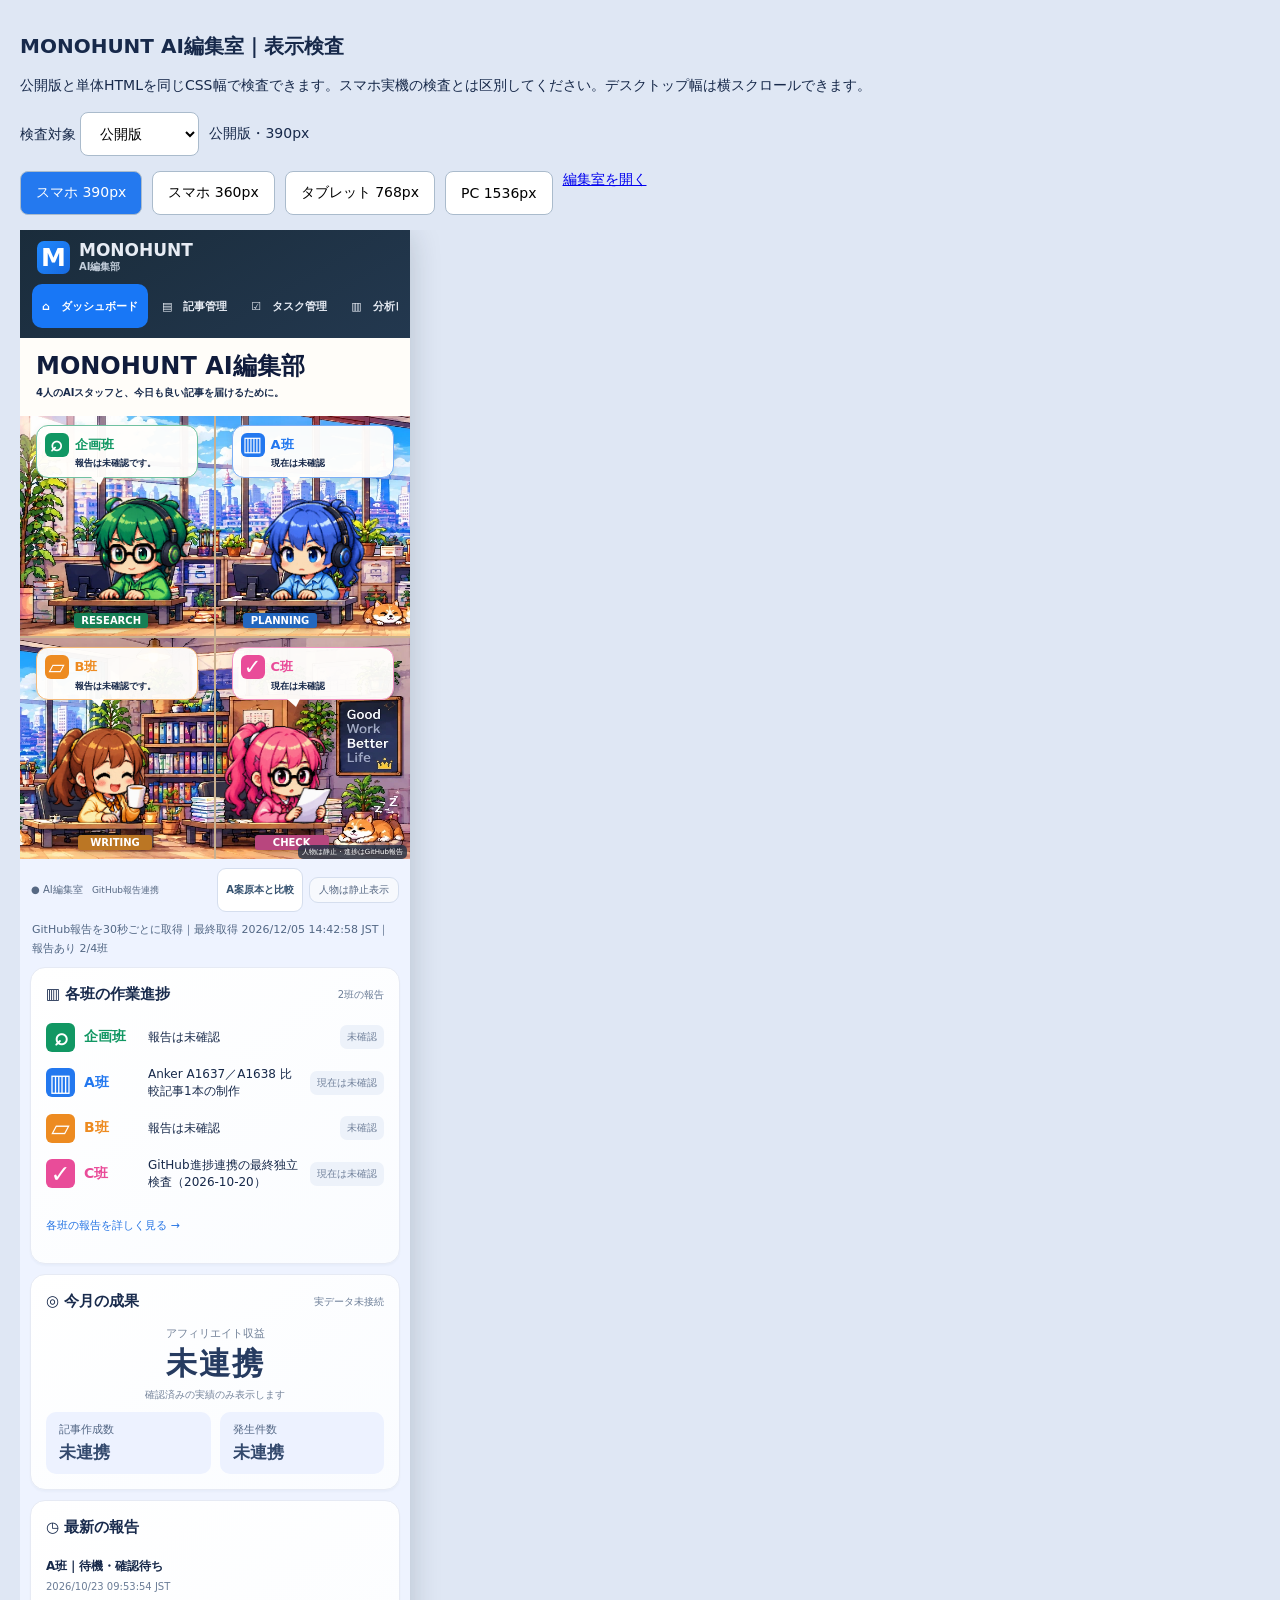
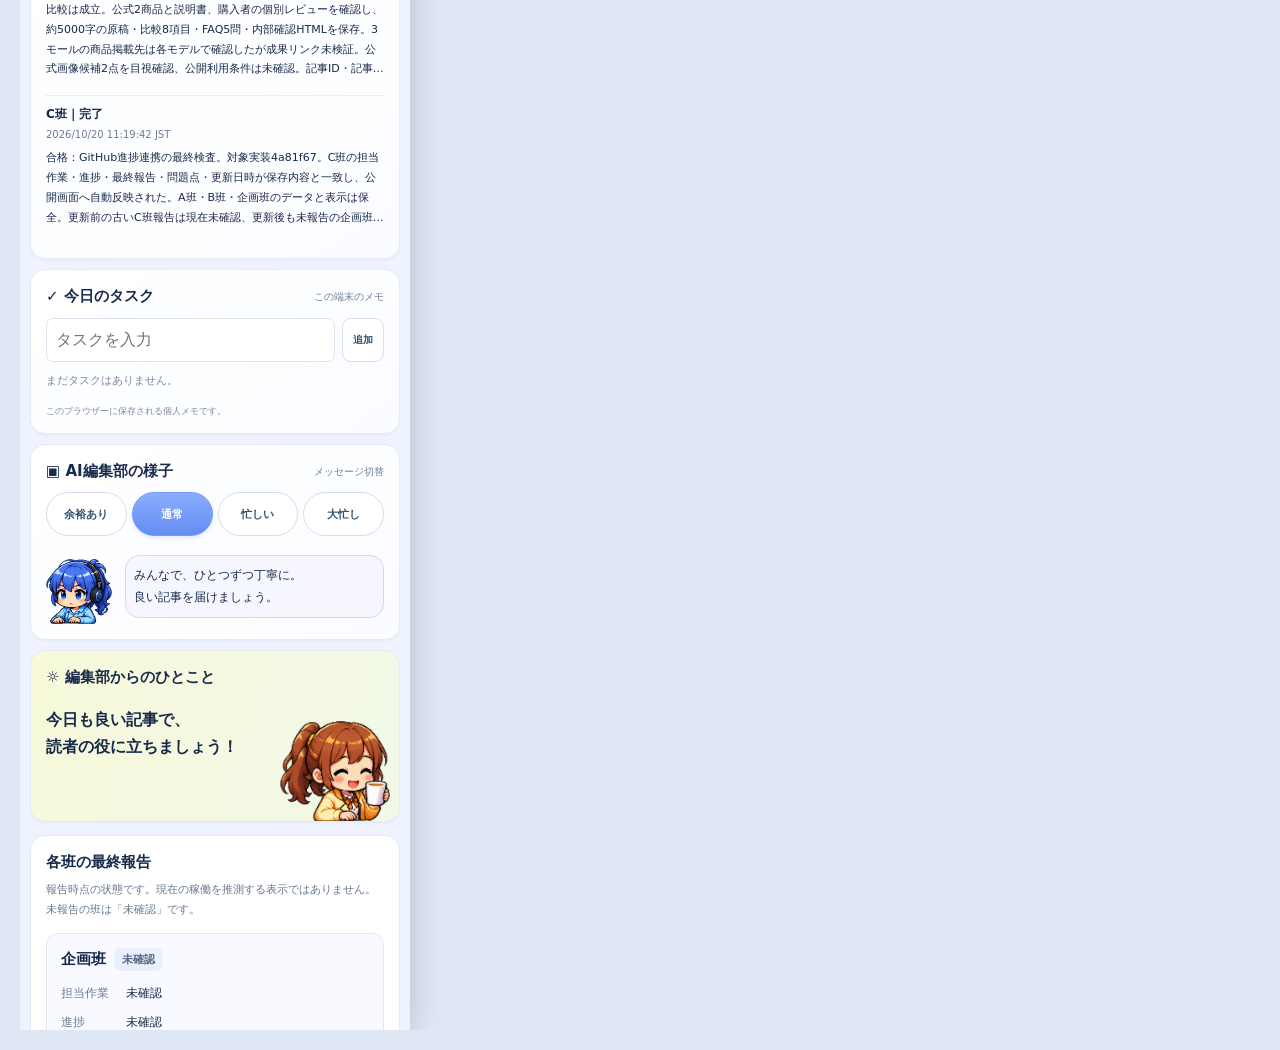
<file: office-qa.html>
<!doctype html>
<html lang="ja"><head><meta charset="utf-8"><meta name="viewport" content="width=device-width,initial-scale=1"><title>MONOHUNT｜表示検査</title>
<style>body{margin:0;padding:20px;background:#dfe7f4;color:#17294a;font:14px system-ui}h1{font-size:20px}p{line-height:1.7}nav,.targets{display:flex;gap:10px;flex-wrap:wrap;margin-bottom:15px}button,select{min-height:44px;padding:10px 15px;background:white;border:1px solid #abc;border-radius:8px;cursor:pointer;font:inherit}button[aria-pressed=true]{background:#2479ef;color:white}:focus-visible{outline:3px solid #1763cf;outline-offset:3px}iframe{border:0;background:white;display:block;height:2400px;max-width:none;box-shadow:0 4px 30px #1233}#holder{overflow:auto;max-width:100%}output{align-self:center}</style></head>
<body><h1>MONOHUNT AI編集室｜表示検査</h1><p>公開版と単体HTMLを同じCSS幅で検査できます。スマホ実機の検査とは区別してください。デスクトップ幅は横スクロールできます。</p>
<div class="targets"><label>検査対象 <select id="target"><option value="office.html?v=20261018-progress1">公開版</option><option value="office-standalone.html">単体HTML</option></select></label><output id="status" aria-live="polite">公開版・390px</output></div>
<nav aria-label="表示幅"><button data-width="390" aria-pressed="true">スマホ 390px</button><button data-width="360" aria-pressed="false">スマホ 360px</button><button data-width="768" aria-pressed="false">タブレット 768px</button><button data-width="1536" aria-pressed="false">PC 1536px</button><a href="office.html">編集室を開く</a></nav>
<div id="holder"><iframe id="preview" title="編集室の幅別プレビュー" src="office.html?v=20261018-progress1" width="390"></iframe></div>
<script>const preview=document.getElementById('preview'),target=document.getElementById('target');function status(){document.getElementById('status').textContent=target.selectedOptions[0].textContent+'・'+preview.width+'px'}document.querySelectorAll('[data-width]').forEach(b=>b.addEventListener('click',()=>{preview.width=b.dataset.width;document.querySelectorAll('[data-width]').forEach(x=>x.setAttribute('aria-pressed',String(x===b)));status()}));target.addEventListener('change',()=>{preview.src=target.value;status()});</script></body></html>
</file>
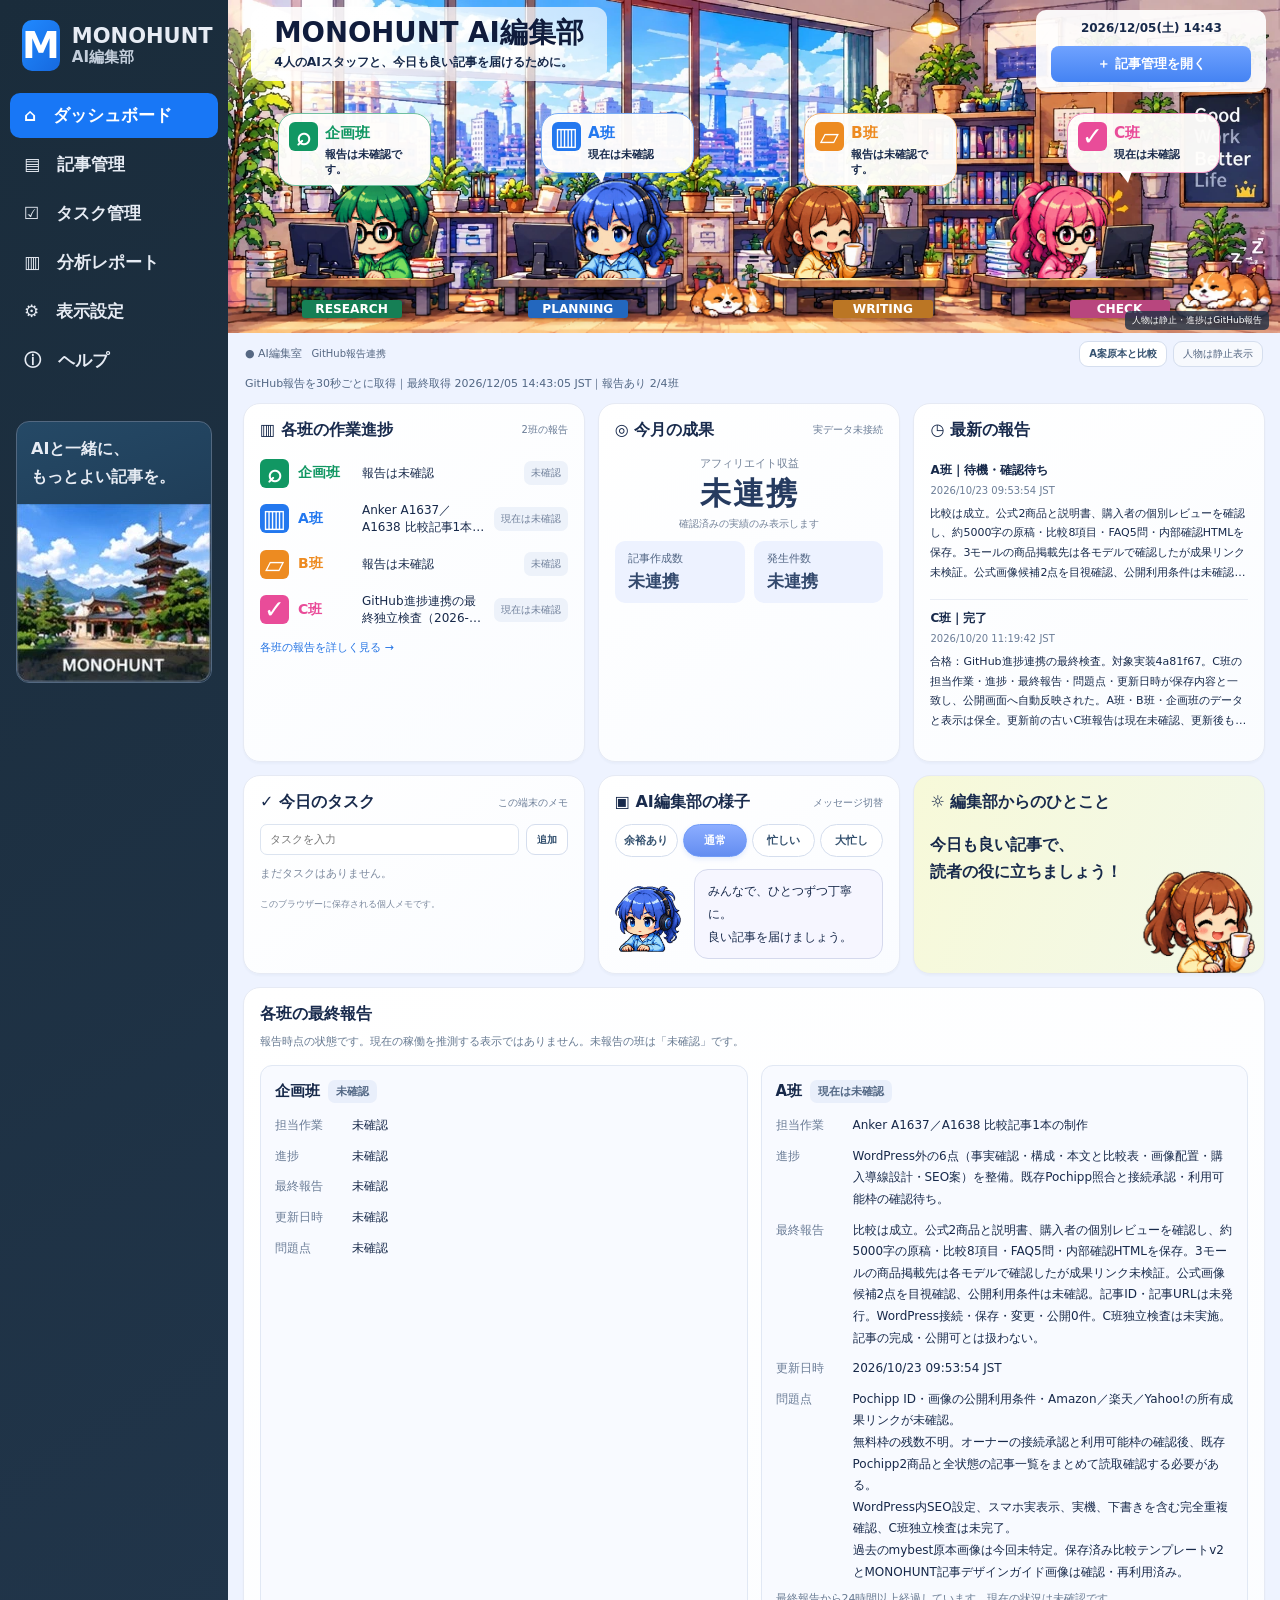
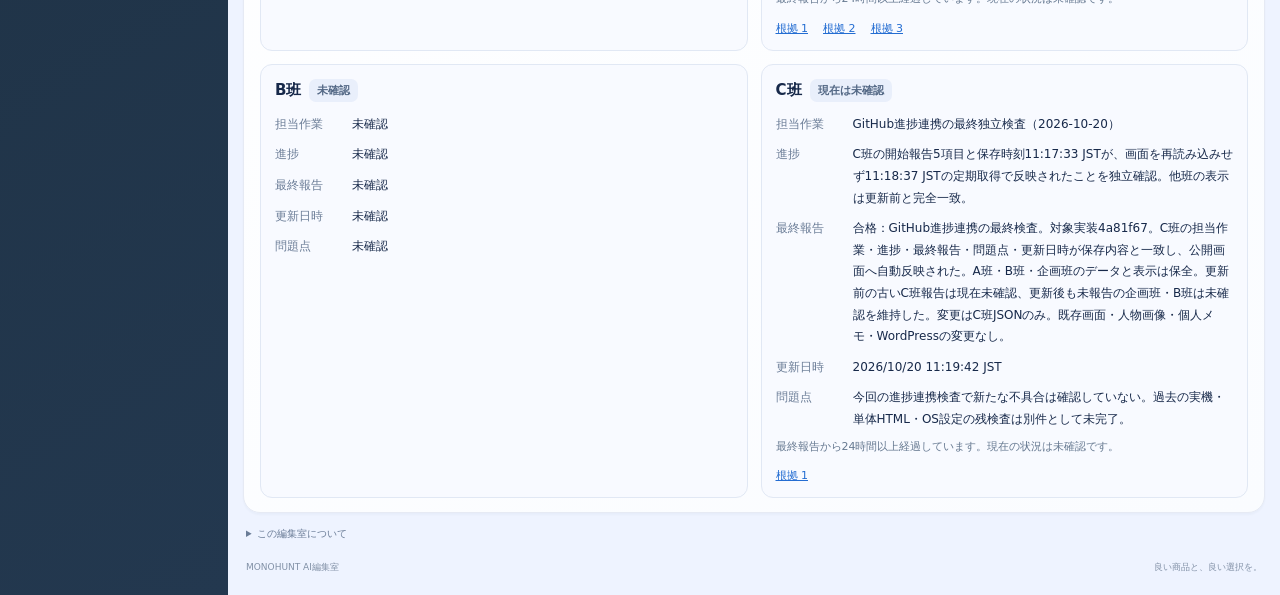
<file: office.html>
<!doctype html><html lang="ja"><head><meta charset="utf-8"><meta name="viewport" content="width=device-width,initial-scale=1"><meta name="description" content="MONOHUNTの4つの班が集まるAI編集室。"><title>MONOHUNT｜AI編集室</title><link rel="stylesheet" href="assets/office/office.css?v=20261018-progress1"><script defer src="assets/office/office.js?v=20261018-progress1"></script><script defer src="assets/office/progress.js?v=20261018-progress1"></script></head><body><div class="app"><aside><a class="brand" href="./office.html"><b>M</b><span>MONOHUNT<small>AI編集部</small></span></a><nav><a class="active" href="./office.html" aria-current="page">⌂　ダッシュボード</a><a href="./manager.html">▤　記事管理</a><a href="#tasks">☑　タスク管理</a><a href="#results">▥　分析レポート</a><a href="#controls">⚙　表示設定</a><a href="#guide">ⓘ　ヘルプ</a></nav><div class="side-note"><p>AIと一緒に、<br>もっとよい記事を。</p><img src="assets/office/sidebar-reference.webp" alt="A案に描かれた京都の寺院の風景とMONOHUNTのロゴ"></div></aside><main><section class="office" id="office" data-mode="normal" aria-label="4人のAI編集室"><img class="room" src="assets/office/room-clean.webp" width="2172" height="724" fetchpriority="high" alt="大きな窓、都市の景色、植物と本棚に囲まれた明るい編集室。机と2匹の猫。"><header><h1>MONOHUNT AI編集部</h1><p>4人のAIスタッフと、今日も良い記事を届けるために。</p></header><div class="office-tools"><time id="clock"></time><a href="./manager.html">＋ 記事管理を開く</a></div><div class="staff-list">
<article class="station research" data-team="research" style="--team:#119763;--place:0%"><div class="speech"><i>⌕</i><div><b>企画班</b><p>報告は未確認です。</p></div></div><div class="character"><img src="assets/office/research.webp" alt="緑髪、眼鏡とヘッドセットの企画班"></div><div class="monitor-front" aria-hidden="true"></div><span class="desk-label">RESEARCH</span></article>
<article class="station comparison" data-team="a" style="--team:#2378ef;--place:33.3333%"><div class="speech"><i>▥</i><div><b>A班</b><p>報告は未確認です。</p></div></div><div class="character"><img src="assets/office/comparison.webp" alt="青髪、ヘッドセットのA班"></div><div class="monitor-front" aria-hidden="true"></div><span class="desk-label">PLANNING</span></article>
<article class="station buying" data-team="b" style="--team:#ed8b21;--place:66.6667%"><div class="speech"><i>▱</i><div><b>B班</b><p>報告は未確認です。</p></div></div><div class="character"><img src="assets/office/buying.webp" alt="茶髪のポニーテール、コーヒーを持つB班"></div><div class="monitor-front" aria-hidden="true"></div><span class="desk-label">WRITING</span></article>
<article class="station quality" data-team="c" style="--team:#e94c99;--place:100%"><div class="speech"><i>✓</i><div><b>C班</b><p>報告は未確認です。</p></div></div><div class="character"><img src="assets/office/quality.webp" alt="ピンク髪と眼鏡、書類を読むC班"></div><div class="monitor-front" aria-hidden="true"></div><span class="desk-label">CHECK</span></article></div><img class="foreground" src="assets/office/desks-foreground.webp" alt="" aria-hidden="true"><span class="scene-caption">人物は静止・進捗はGitHub報告</span><img class="reference" id="reference-image" src="assets/office/reference-office.webp" alt="A案原本。画像内の数値や活動はデザイン例です。" hidden></section>
<div class="dashboard"><div class="scene-bar" id="controls"><span>● AI編集室 <small>GitHub報告連携</small></span><div><button id="reference-toggle" aria-pressed="false">A案原本と比較</button><span class="static-status">人物は静止表示</span></div></div><div class="progress-connection"><span id="progress-connection-status" role="status">GitHubの報告を取得しています…</span></div><div class="cards">
<section class="card progress"><h2>▥ 各班の作業進捗 <small id="progress-summary">取得中</small></h2><div class="team-row" data-team="research" style="--team:#119763"><i>⌕</i><b>企画班</b><span class="team-task">報告は未確認</span><em>未確認</em></div><div class="team-row" data-team="a" style="--team:#2378ef"><i>▥</i><b>A班</b><span class="team-task">報告は未確認</span><em>未確認</em></div><div class="team-row" data-team="b" style="--team:#ed8b21"><i>▱</i><b>B班</b><span class="team-task">報告は未確認</span><em>未確認</em></div><div class="team-row" data-team="c" style="--team:#e94c99"><i>✓</i><b>C班</b><span class="team-task">報告は未確認</span><em>未確認</em></div><a class="report-detail-link" href="#team-reports">各班の報告を詳しく見る →</a></section>
<section class="card results" id="results"><h2>◎ 今月の成果 <small>実データ未接続</small></h2><div class="revenue"><span>アフィリエイト収益</span><strong>未連携</strong><p>確認済みの実績のみ表示します</p></div><div class="metrics"><div>記事作成数<b>未連携</b></div><div>発生件数<b>未連携</b></div></div></section>
<section class="card activity"><h2>◷ 最新の報告</h2><div id="team-activity"><p>保存済みの報告は未確認です。</p></div></section>
<section class="card tasks" id="tasks"><h2>✓ 今日のタスク <small>この端末のメモ</small></h2><form id="task-form"><input id="new-task" aria-label="タスク名" maxlength="100" placeholder="タスクを入力" autocomplete="off"><button>追加</button></form><ul id="task-list"></ul><p id="tasks-empty">まだタスクはありません。</p><small id="storage-status">このブラウザーに保存される個人メモです。</small></section>
<section class="card atmosphere"><h2>▣ AI編集部の様子 <small>メッセージ切替</small></h2><div class="modes" role="group" aria-label="メッセージ切替"><button data-mode="relax" aria-pressed="false">余裕あり</button><button class="active" data-mode="normal" aria-pressed="true">通常</button><button data-mode="busy" aria-pressed="false">忙しい</button><button data-mode="overload" aria-pressed="false">大忙し</button></div><div class="staff-message"><img src="assets/office/comparison.webp" alt=""><p id="mode-message" aria-live="polite">みんなで、ひとつずつ丁寧に。<br>良い記事を届けましょう。</p></div></section>
<section class="card editorial"><h2>☼ 編集部からのひとこと</h2><p>今日も良い記事で、<br>読者の役に立ちましょう！</p><img src="assets/office/buying.webp" alt="笑顔のB班スタッフ"></section></div>
<section class="card team-reports" id="team-reports" aria-labelledby="team-report-heading"><h2 id="team-report-heading">各班の最終報告</h2><p class="report-note">報告時点の状態です。現在の稼働を推測する表示ではありません。未報告の班は「未確認」です。</p><div id="team-report-list"></div></section><details id="guide"><summary>この編集室について</summary><p>人物は静止表示です。各班がGitHubへ保存した進捗報告を30秒ごとに取得します。別のChatGPTチャットは自動監視できません。吹き出しも報告時点の状態を表示し、現在の稼働は推測しません。WordPress・収益データは未連携です。タスクはこのブラウザー内の個人メモです。原本比較に表示する画像内の数値や履歴はデザイン例であり、実績ではありません。OSの設定にかかわらず、人物は動きません。</p></details><footer>MONOHUNT AI編集室 <span>良い商品と、良い選択を。</span></footer></div></main></div></body></html>
</file>
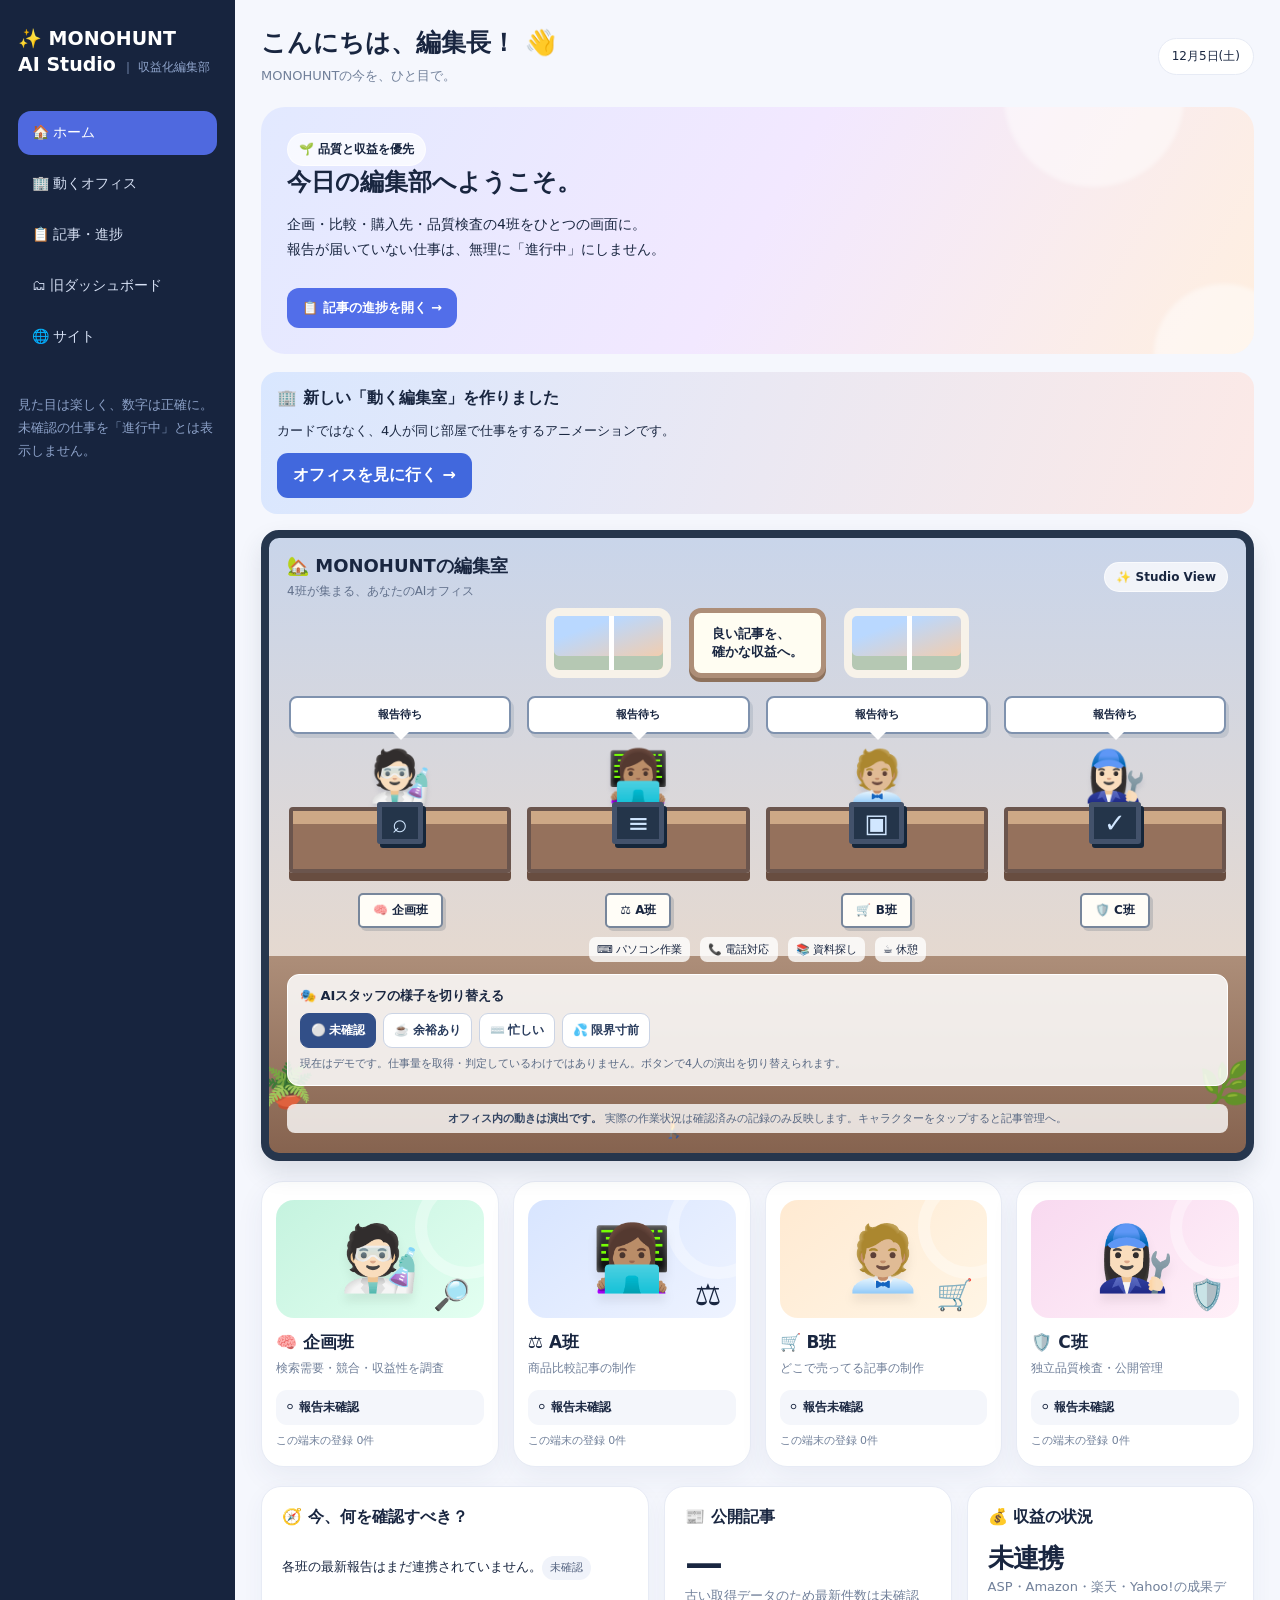
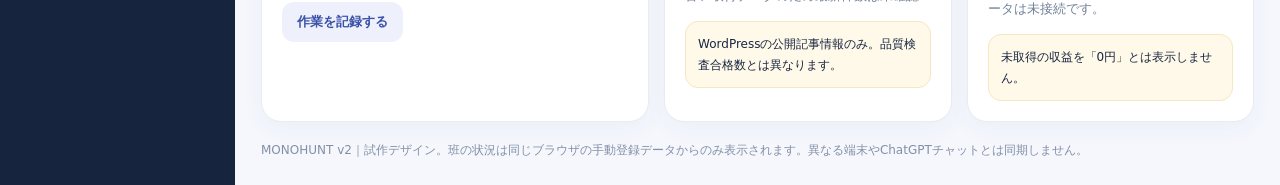
<file: studio.html>
<!doctype html><html lang="ja"><head><meta charset="utf-8"><meta name="viewport" content="width=device-width,initial-scale=1"><title>MONOHUNT AI Studio｜編集部</title><style>
:root{--ink:#192640;--muted:#71809a;--blue:#596ef0;--border:#e7ebf5;--bg:#f5f7fd}*{box-sizing:border-box}body{margin:0;color:var(--ink);background:var(--bg);font-family:system-ui,-apple-system,"Noto Sans JP",sans-serif}a{text-decoration:none;color:inherit}.layout{display:grid;grid-template-columns:235px minmax(0,1fr);min-height:100vh}.side{background:#17243e;color:#d7e1f5;padding:26px 18px}.logo{font-size:19px;font-weight:850;color:white;line-height:1.35;margin-bottom:34px}.logo span{font-size:12px;color:#8da2c9;font-weight:500}.nav a{display:block;padding:13px 14px;border-radius:13px;margin-bottom:7px;font-size:14px}.nav a.active{background:#4f69df;color:white}.side small{display:block;color:#8da2c9;margin-top:35px;line-height:1.7}.main{max-width:1350px;width:100%;margin:auto;padding:26px}.head{display:flex;justify-content:space-between;align-items:center;gap:12px;margin-bottom:20px}.head h1{font-size:25px;margin:0 0 6px}.sub{color:var(--muted);font-size:13px;line-height:1.7}.date{background:white;border:1px solid var(--border);border-radius:999px;padding:9px 13px;font-size:12px;white-space:nowrap}.banner{border-radius:24px;background:linear-gradient(120deg,#e2e9ff,#f2e8ff 50%,#ffefdf);padding:26px;position:relative;overflow:hidden;margin-bottom:18px}.banner:before,.banner:after{content:"";position:absolute;border-radius:50%;background:#fff7;filter:blur(2px)}.banner:before{width:180px;height:180px;right:70px;top:-100px}.banner:after{width:140px;height:140px;right:-40px;bottom:-70px}.banner h2{margin:0 0 9px;font-size:24px}.banner p{font-size:14px;line-height:1.8;max-width:610px}.pill{display:inline-block;padding:7px 11px;background:#ffffffb8;border:1px solid #ffffffaa;border-radius:100px;font-size:12px;font-weight:700}.office{display:grid;grid-template-columns:repeat(4,minmax(0,1fr));gap:14px;margin-bottom:19px}.person{border:1px solid var(--border);background:white;border-radius:22px;padding:18px 14px;box-shadow:0 10px 28px #283f6910;transition:transform .2s,box-shadow .2s;cursor:pointer;min-width:0}.person:hover{transform:translateY(-5px);box-shadow:0 18px 34px #283f6922}.avatar{height:118px;display:grid;place-items:center;border-radius:18px;margin-bottom:13px;position:relative;overflow:hidden}.avatar:after{content:"";position:absolute;width:80px;height:80px;border:12px solid #fff5;border-radius:50%;right:-35px;top:-25px}.avatar .face{font-size:64px;filter:drop-shadow(0 8px 5px #0001);position:relative;z-index:1}.avatar .device{position:absolute;bottom:6px;right:14px;font-size:30px;z-index:2}.p1 .avatar{background:linear-gradient(140deg,#c5f3df,#e3fff1)}.p2 .avatar{background:linear-gradient(140deg,#d8e5ff,#eef3ff)}.p3 .avatar{background:linear-gradient(140deg,#ffead2,#fff5e5)}.p4 .avatar{background:linear-gradient(140deg,#f8d9f0,#fff0f8)}.person h3{margin:3px 0 5px;font-size:17px}.person p{margin:0;color:var(--muted);font-size:12px;line-height:1.6}.status{margin-top:12px;background:#f4f6fb;border-radius:11px;padding:9px;font-size:12px;font-weight:650}.mini{font-size:11px;color:#71809a;margin-top:8px}.row{display:grid;grid-template-columns:1.35fr 1fr 1fr;gap:15px}.panel{border:1px solid var(--border);border-radius:20px;background:#fff;padding:20px;box-shadow:0 7px 23px #283f690b;min-width:0}.panel h3{font-size:16px;margin:0 0 13px}.metric{font-size:38px;font-weight:850;letter-spacing:-1px}.metric small{font-size:14px;color:var(--muted);font-weight:500}.notice{background:#fff9e9;border:1px solid #f5e7bf;border-radius:13px;padding:12px;font-size:12px;line-height:1.7;margin-top:14px}.btn{display:inline-block;background:#526ee9;color:white;border:0;border-radius:12px;padding:11px 15px;font-size:13px;font-weight:700;cursor:pointer;margin-top:12px}.btn.alt{background:#eef1fc;color:#3b51a7}.item{padding:10px 0;border-bottom:1px solid var(--border);font-size:13px;line-height:1.6}.item:last-child{border-bottom:0}.item strong{display:block}.tag{display:inline-block;background:#f0f3fa;color:#52617e;border-radius:99px;padding:3px 8px;font-size:11px;margin-top:5px}.stamp{font-size:12px;color:var(--muted);margin-top:12px}.foot{font-size:12px;color:#8390a6;margin-top:20px}button:focus-visible,a:focus-visible{outline:3px solid #738bff;outline-offset:3px}@media(max-width:1100px){.layout{grid-template-columns:1fr}.side{padding:14px 20px}.logo{margin:0 0 12px}.nav{display:flex;gap:8px;overflow-x:auto}.nav a{white-space:nowrap}.side small{display:none}.office{grid-template-columns:repeat(2,1fr)}.row{grid-template-columns:1fr 1fr}.row .panel:first-child{grid-column:1/-1}}@media(max-width:600px){.main{padding:14px}.head{align-items:flex-start}.head h1{font-size:21px}.date{font-size:10px}.banner{padding:19px}.banner h2{font-size:21px}.office{gap:10px}.person{padding:10px;border-radius:16px}.avatar{height:90px}.avatar .face{font-size:46px}.avatar .device{font-size:22px}.person h3{font-size:14px}.person p{font-size:11px}.status{font-size:11px}.row{grid-template-columns:1fr}.row .panel:first-child{grid-column:auto}}
.room{background:linear-gradient(180deg,#e5edff 0%,#f4efff 64%,#f9e8d9 64%,#f4ddc8 100%);border:1px solid #dce3f5;border-radius:25px;padding:20px 18px 26px;margin:0 0 20px;position:relative;overflow:hidden;box-shadow:inset 0 8px 28px #ffffff80}.roomhead{display:flex;justify-content:space-between;gap:12px;align-items:center;position:relative;z-index:2}.roomhead h2{margin:0;font-size:19px}.roomhead p{margin:5px 0 0;font-size:12px;color:#61708b}.roomwall{display:flex;justify-content:center;gap:18px;margin:15px 0 12px}.window{width:125px;height:70px;border:8px solid #fff;border-radius:13px;background:linear-gradient(165deg,#9ac9fa,#f9e0c9);box-shadow:0 5px 13px #42587b1c;position:relative}.window:after{content:"";position:absolute;top:0;bottom:0;left:50%;border-left:5px solid #fff}.wallboard{background:#fffdf6;border:6px solid #fff;border-radius:12px;padding:12px 18px;font-size:13px;font-weight:800;box-shadow:0 4px 10px #42587b1a}.roompeople{display:grid;grid-template-columns:repeat(4,minmax(0,1fr));gap:12px;position:relative;z-index:1}.station{position:relative;text-align:center;display:block;color:inherit;transition:transform .2s;min-width:0}.station:hover{transform:translateY(-5px)}.bubble{background:white;border-radius:13px;padding:9px 6px;box-shadow:0 5px 12px #3b4c721b;font-size:11px;font-weight:700;min-height:38px;position:relative}.bubble:after{content:"";position:absolute;bottom:-8px;left:calc(50% - 7px);border:8px solid transparent;border-top-color:white;border-bottom:0}.workerface{font-size:58px;line-height:1.4;display:block;margin:7px 0 -4px;filter:drop-shadow(0 5px 2px #53648124)}.desk{height:66px;border-radius:11px 11px 5px 5px;background:linear-gradient(#f6c99e 0 18%,#b67f64 18% 100%);border:3px solid #a87561;box-shadow:0 9px 0 #9e6d58,0 16px 16px #704d3b26;position:relative;display:grid;place-items:center}.screen{background:#2b4165;color:#d1e7ff;font-size:26px;border:5px solid #50668b;border-radius:8px;padding:1px 10px;position:relative;top:-17px;box-shadow:0 4px 0 #1d2b44}.stationname{display:inline-block;margin-top:20px;background:#fffdf7;border-radius:100px;padding:7px 13px;font-weight:800;font-size:12px;box-shadow:0 3px 10px #704d3b15}.plant{position:absolute;font-size:45px;bottom:42px;opacity:.85}.plant.left{left:-10px}.plant.right{right:-8px}.roomnote{margin-top:18px;text-align:center;color:#576782;font-size:11px}.roomnote strong{color:#334563}@media(max-width:600px){.room{padding:15px 9px 20px}.roompeople{gap:5px}.bubble{font-size:9px;padding:7px 2px;min-height:42px}.workerface{font-size:38px}.desk{height:45px}.screen{font-size:16px;padding:1px 5px;border-width:3px;top:-10px}.stationname{padding:6px 5px;font-size:10px;margin-top:17px}.roomwall{gap:8px}.window{width:70px;height:53px}.wallboard{font-size:10px;padding:8px}.plant{font-size:24px}.roomhead h2{font-size:17px}}.room{background:linear-gradient(180deg,#c9d5ea 0%,#e5d9d0 68%,#ad8e79 68%,#86634f 100%);border:8px solid #26364d;border-radius:18px;padding:16px 18px 20px;margin-bottom:20px;box-shadow:0 12px 24px #24354b20;overflow:hidden}.roomhead h2{font-family:system-ui;font-size:18px}.roomwall{margin:8px 0 14px;align-items:center}.window{background:linear-gradient(160deg,#b9d8ff 25%,#ffca9b);border-color:#f7f2e9;box-shadow:inset 0 -14px 0 #b5c8b3}.wallboard{background:#fffdf2;border:5px solid #ad8e78;box-shadow:0 4px 0 #8d715c}.roompeople{gap:12px}.station{padding:4px 2px 0;position:relative}.bubble{border:2px solid #7f92ae;border-radius:8px;box-shadow:3px 4px 0 #63738d30;background:#fff;font-size:11px}.workerface{font-size:50px;display:inline-block;transform-origin:bottom center;animation:officeWork 2.6s ease-in-out infinite}.station:nth-child(2) .workerface{animation-delay:.5s}.station:nth-child(3) .workerface{animation-delay:1.2s}.station:nth-child(4) .workerface{animation-delay:1.8s}.desk{border:4px solid #6b554d;border-radius:4px;background:linear-gradient(#cda886 0 22%,#95715c 22%);box-shadow:0 8px 0 #684d40}.screen{border-radius:3px;background:#24354a;border-color:#43526b;box-shadow:3px 4px 0 #15263a;animation:screenGlow 3s ease-in-out infinite}.stationname{border-radius:5px;border:2px solid #77869b;box-shadow:3px 3px 0 #3d516733}.office-extra{position:absolute;bottom:14px;left:40%;font-size:22px;animation:officeWalk 13s linear infinite;pointer-events:none}.roomnote{font-size:11px;background:#ffffffc9;padding:7px;border-radius:8px;position:relative;z-index:2}.scene-label{font-size:11px;color:#40536f;font-weight:700}.office-activity{display:flex;justify-content:center;gap:10px;flex-wrap:wrap;margin:9px 0 2px}.office-activity span{background:#ffffffc9;padding:5px 8px;border-radius:7px;font-size:11px}.station:nth-child(2) .screen{animation-delay:.4s}.station:nth-child(3) .screen{animation-delay:.8s}.station:nth-child(4) .screen{animation-delay:1.2s}@keyframes officeWork{0%,100%{transform:translateY(0) rotate(0deg)}30%{transform:translateY(-4px) rotate(-3deg)}60%{transform:translateY(1px) rotate(2deg)}}@keyframes screenGlow{0%,100%{background:#24354a}50%{background:#385a77}}@keyframes officeWalk{0%,12%{transform:translateX(-110px) scaleX(1)}38%,55%{transform:translateX(110px) scaleX(1)}56%,68%{transform:translateX(110px) scaleX(-1)}92%,100%{transform:translateX(-110px) scaleX(-1)}}@media(prefers-reduced-motion:reduce){.room *, .room *:before,.room *:after{animation:none!important;transition:none!important}}@media(max-width:600px){.room{padding:10px 7px 14px;border-width:5px}.workerface{font-size:36px}.office-extra{font-size:16px}.roompeople{gap:4px}.bubble{font-size:9px}}.moodpanel{margin:12px 0 4px;padding:12px;background:#ffffffd9;border:1px solid #fff;border-radius:12px;position:relative;z-index:3}.moodtitle{font-weight:800;font-size:13px;margin-bottom:8px}.moodcontrols{display:flex;gap:7px;flex-wrap:wrap}.moodbtn{border:1px solid #cbd4e5;background:white;border-radius:9px;padding:8px 10px;color:#293c5d;font-size:12px;font-weight:700;cursor:pointer}.moodbtn[aria-pressed=true]{background:#324f88;color:white;border-color:#324f88}.mooddesc{font-size:11px;color:#596983;margin-top:8px;line-height:1.5}.station .moodprop{position:absolute;top:53%;right:3px;font-size:23px;z-index:4;animation:propBounce 2s ease-in-out infinite}.station[data-mood="easy"] .workerface{animation:officeRelax 3s ease-in-out infinite}.station[data-mood="busy"] .workerface{animation:officeWork .8s ease-in-out infinite}.station[data-mood="overload"] .workerface{animation:officeStress .38s ease-in-out infinite}.station[data-mood="overload"] .bubble{background:#fff0ed;border-color:#db8c7e}.station[data-mood="easy"] .bubble{background:#f0fff4;border-color:#7fc39c}.station[data-mood="unknown"] .moodprop{display:none}@keyframes officeRelax{0%,100%{transform:rotate(-4deg) translateY(0)}50%{transform:rotate(5deg) translateY(-3px)}}@keyframes officeStress{0%,100%{transform:translateX(-2px) rotate(-3deg)}50%{transform:translateX(2px) rotate(3deg)}}@keyframes propBounce{0%,100%{transform:translateY(0)}50%{transform:translateY(-5px)}}@media(prefers-reduced-motion:reduce){.station .moodprop{animation:none!important}}</style></head><body><div class="layout"><aside class="side"><div class="logo">✨ MONOHUNT<br>AI Studio <span>｜ 収益化編集部</span></div><nav class="nav"><a class="active" href="./studio.html">🏠 ホーム</a><a href="./office.html">🏢 動くオフィス</a><a href="./manager.html">📋 記事・進捗</a><a href="./">🗂 旧ダッシュボード</a><a href="https://monohunt.com/" target="_blank" rel="noopener noreferrer">🌐 サイト</a></nav><small>見た目は楽しく、数字は正確に。<br>未確認の仕事を「進行中」とは表示しません。</small></aside><main class="main"><div class="head"><div><h1>こんにちは、編集長！ 👋</h1><div class="sub">MONOHUNTの今を、ひと目で。</div></div><div class="date" id="date">日付を取得中</div></div><section class="banner"><span class="pill">🌱 品質と収益を優先</span><h2>今日の編集部へようこそ。</h2><p>企画・比較・購入先・品質検査の4班をひとつの画面に。<br>報告が届いていない仕事は、無理に「進行中」にしません。</p><a class="btn" href="./manager.html">📋 記事の進捗を開く →</a></section><div style="margin:0 0 16px;padding:16px;border-radius:16px;background:linear-gradient(110deg,#d9e7ff,#fce9e6)"><b>🏢 新しい「動く編集室」を作りました</b><p style="font-size:13px">カードではなく、4人が同じ部屋で仕事をするアニメーションです。</p><a href="./office.html" style="display:inline-block;background:#4168dd;color:white;padding:12px 16px;border-radius:11px;font-weight:700;text-decoration:none">オフィスを見に行く →</a></div><section class="room" aria-label="AI編集部のオフィス"><div class="roomhead"><div><h2>🏡 MONOHUNTの編集室</h2><p>4班が集まる、あなたのAIオフィス</p></div><span class="pill">✨ Studio View</span></div><div class="roomwall"><div class="window"></div><div class="wallboard">良い記事を、<br>確かな収益へ。</div><div class="window"></div></div><div class="roompeople"><a href="./manager.html" class="station"><div class="bubble" id="room0">報告待ち</div><span class="workerface">🧑🏻‍🔬</span><span class="moodprop" aria-hidden="true"></span><div class="desk"><div class="screen">⌕</div></div><span class="stationname">🧠 企画班</span></a><a href="./manager.html" class="station"><div class="bubble" id="room1">報告待ち</div><span class="workerface">👩🏽‍💻</span><span class="moodprop" aria-hidden="true"></span><div class="desk"><div class="screen">≡</div></div><span class="stationname">⚖️ A班</span></a><a href="./manager.html" class="station"><div class="bubble" id="room2">報告待ち</div><span class="workerface">🧑🏼‍💼</span><span class="moodprop" aria-hidden="true"></span><div class="desk"><div class="screen">▣</div></div><span class="stationname">🛒 B班</span></a><a href="./manager.html" class="station"><div class="bubble" id="room3">報告待ち</div><span class="workerface">👩🏻‍🔧</span><span class="moodprop" aria-hidden="true"></span><div class="desk"><div class="screen">✓</div></div><span class="stationname">🛡️ C班</span></a></div><div class="plant left">🪴</div><div class="plant right">🌿</div><div class="office-activity"><span>⌨️ パソコン作業</span><span>📞 電話対応</span><span>📚 資料探し</span><span>☕ 休憩</span></div><span class="office-extra" aria-hidden="true">🚶</span><div class="moodpanel"><div class="moodtitle">🎭 AIスタッフの様子を切り替える</div><div class="moodcontrols"><button type="button" class="moodbtn" data-mode="unknown" aria-pressed="true">⚪ 未確認</button><button type="button" class="moodbtn" data-mode="easy" aria-pressed="false">☕ 余裕あり</button><button type="button" class="moodbtn" data-mode="busy" aria-pressed="false">⌨️ 忙しい</button><button type="button" class="moodbtn" data-mode="overload" aria-pressed="false">💦 限界寸前</button></div><div class="mooddesc" id="moodDescription">現在はデモです。仕事量を取得・判定しているわけではありません。ボタンで4人の演出を切り替えられます。</div></div><div class="roomnote"><strong>オフィス内の動きは演出です。</strong> 実際の作業状況は確認済みの記録のみ反映します。キャラクターをタップすると記事管理へ。</div></section><section class="office" aria-label="編集部の4班"><a class="person p1" href="./manager.html"><div class="avatar"><span class="face">🧑🏻‍🔬</span><span class="device">🔎</span></div><h3>🧠 企画班</h3><p>検索需要・競合・収益性を調査</p><div class="status" id="s0">⚪ 報告未確認</div><div class="mini" id="n0">確認済み登録 0件</div></a><a class="person p2" href="./manager.html"><div class="avatar"><span class="face">👩🏽‍💻</span><span class="device">⚖️</span></div><h3>⚖️ A班</h3><p>商品比較記事の制作</p><div class="status" id="s1">⚪ 報告未確認</div><div class="mini" id="n1">確認済み登録 0件</div></a><a class="person p3" href="./manager.html"><div class="avatar"><span class="face">🧑🏼‍💼</span><span class="device">🛒</span></div><h3>🛒 B班</h3><p>どこで売ってる記事の制作</p><div class="status" id="s2">⚪ 報告未確認</div><div class="mini" id="n2">確認済み登録 0件</div></a><a class="person p4" href="./manager.html"><div class="avatar"><span class="face">👩🏻‍🔧</span><span class="device">🛡️</span></div><h3>🛡️ C班</h3><p>独立品質検査・公開管理</p><div class="status" id="s3">⚪ 報告未確認</div><div class="mini" id="n3">確認済み登録 0件</div></a></section><section class="row"><div class="panel"><h3>🧭 今、何を確認すべき？</h3><div id="todo"><div class="item">各班の最新報告はまだ連携されていません。<span class="tag">未確認</span></div></div><a class="btn alt" href="./manager.html">作業を記録する</a></div><div class="panel"><h3>📰 公開記事</h3><div class="metric" id="published">— <small>件</small></div><div class="sub" id="updated">自動取得：未確認</div><div class="notice">WordPressの公開記事情報のみ。品質検査合格数とは異なります。</div></div><div class="panel"><h3>💰 収益の状況</h3><div class="metric" style="font-size:26px">未連携</div><div class="sub">ASP・Amazon・楽天・Yahoo!の成果データは未接続です。</div><div class="notice">未取得の収益を「0円」とは表示しません。</div></div></section><div class="foot">MONOHUNT v2｜試作デザイン。班の状況は同じブラウザの手動登録データからのみ表示されます。異なる端末やChatGPTチャットとは同期しません。</div></main></div><script>
const moodModes={unknown:{bubble:'報告待ち',prop:'',desc:'実際の作業負荷は未確認です。デモボタンで演出を試せます。'},easy:{bubble:'ひと息つこう ☕',prop:'🍪',desc:'デモ：余裕があるときはコーヒーやお菓子で休憩。'},busy:{bubble:'集中して作業中 ⌨️',prop:'📚',desc:'デモ：忙しいときは書類を積んでキーボードを打ちます。'},overload:{bubble:'仕事が多すぎる… 💦',prop:'😵',desc:'デモ：負荷が高すぎるとぐったり。実際の負荷判定ではありません。'}};function setMood(mode){const config=moodModes[mode];if(!config)return;document.querySelectorAll('.roompeople .station').forEach((station,i)=>{station.dataset.mood=mode;station.querySelector('.moodprop').textContent=mode==='easy'?['☕','🍩','🍪','🧋'][i]:mode==='busy'?['📚','📄','📦','📋'][i]:mode==='overload'?['💦','😵','📚','💦'][i]:'';station.querySelector('.bubble').textContent=config.bubble});document.querySelectorAll('.moodbtn').forEach(b=>b.setAttribute('aria-pressed',String(b.dataset.mode===mode)));document.getElementById('moodDescription').textContent=config.desc}document.querySelectorAll('.moodbtn').forEach(b=>b.addEventListener('click',()=>setMood(b.dataset.mode)));
document.getElementById('date').textContent=new Date().toLocaleDateString('ja-JP',{timeZone:'Asia/Tokyo',month:'long',day:'numeric',weekday:'short'});
const names=['企画班','A班','B班','C班'];let tasks=[];try{const v=JSON.parse(localStorage.getItem('monohunt_progress_v1')||'[]');if(Array.isArray(v))tasks=v}catch(e){}
names.forEach((name,i)=>{const list=tasks.filter(x=>x.team===name);document.getElementById('n'+i).textContent='この端末の登録 '+list.length+'件';document.getElementById('room'+i).textContent=list.length?'記録 '+list.length+'件':'報告待ち';if(list.length){const newest=[...list].sort((a,b)=>String(b.updated).localeCompare(String(a.updated)))[0];document.getElementById('s'+i).textContent='📝 記録あり：'+newest.status}else document.getElementById('s'+i).textContent='⚪ 報告未確認'});
const pending=tasks.filter(x=>['停止中','承認待ち','差し戻し'].includes(x.status));if(pending.length){const box=document.getElementById('todo');box.textContent='';pending.slice(0,5).forEach(t=>{const p=document.createElement('div');p.className='item';const strong=document.createElement('strong');strong.textContent=t.team+'｜'+t.title;const small=document.createElement('span');small.className='tag';small.textContent=t.status;p.append(strong,small);box.append(p)})}
async function refresh(){try{const r=await fetch('./wp-status.json?ts='+Date.now(),{cache:'no-store'});if(!r.ok)throw Error('取得データなし');const d=await r.json();if(d.status!=='ok'||!Array.isArray(d.posts)||!Number.isInteger(d.published_count))throw Error('データ不正');const age=Date.now()-Date.parse(d.checked_at);if(!Number.isFinite(age)||age>3*3600000){document.getElementById('published').textContent='—';document.getElementById('updated').textContent='古い取得データのため最新件数は未確認';return}document.getElementById('published').textContent=d.published_count;document.getElementById('updated').textContent='最終取得：'+new Date(d.checked_at).toLocaleString('ja-JP',{timeZone:'Asia/Tokyo'})}catch(e){document.getElementById('published').textContent='—';document.getElementById('updated').textContent='自動取得：未確認（'+e.message+'）'}}refresh();setInterval(refresh,5*60*1000);
</script></body></html>
</file>
<file: assets/office/office.css>
:root{--ink:#17294a;--blue:#2479ef}*{box-sizing:border-box}html{scroll-behavior:smooth}body{margin:0;background:#eef3ff;color:var(--ink);font-family:system-ui,-apple-system,"Hiragino Kaku Gothic ProN",sans-serif}a{color:inherit}button,input{font:inherit}button{cursor:pointer;border:1px solid #d5deee;background:#fff;color:#34516f;border-radius:9px;padding:8px 13px;font-weight:700}button:hover{background:#edf4ff}:focus-visible{outline:3px solid #206ee7;outline-offset:3px}.app{display:grid;grid-template-columns:228px minmax(0,1fr);min-height:100vh}aside{background:linear-gradient(150deg,#1a2c3b,#23384f);padding:20px 10px;color:#e7ecf4}.brand{display:flex;align-items:center;gap:12px;font-size:21px;font-weight:850;text-decoration:none;padding:0 12px;margin-bottom:22px}.brand>b{background:linear-gradient(130deg,#2089ff,#1669df);font-size:38px;width:51px;height:51px;text-align:center;line-height:51px;border-radius:10px;color:#fff}.brand small{display:block;color:#c3cedb;font-size:15px}nav{display:grid;gap:7px}nav a{text-decoration:none;padding:13px 14px;border-radius:10px;font-weight:750;font-size:17px}nav a:hover{background:#ffffff12}nav a.active{background:#1877f6;color:#fff}.side-note{margin:38px 6px 0;border:1px solid #536880;border-radius:13px;padding:17px 14px;background:linear-gradient(160deg,#254966,#193149);min-height:248px;font-size:16px;line-height:1.75;font-weight:750}.side-note strong{display:block;margin-top:90px;letter-spacing:1px}.side-note small{font-size:10px;color:#bdcddb}main{min-width:0}.office{position:relative;width:100%;aspect-ratio:1308/414;overflow:hidden;background:#e5d9c8;isolation:isolate}.room{position:absolute;width:100%;height:100%;object-fit:fill;inset:0}.office header{position:absolute;z-index:6;left:2.2%;top:2%;border-radius:12px;padding:8px 23px 10px;background:linear-gradient(90deg,#ffffffed,#ffffffa8);max-width:66%;pointer-events:none}.office h1{font-size:clamp(21px,2.15vw,36px);margin:0;line-height:1.25;color:#101c3c;font-weight:900}.office header p{font-size:clamp(10px,.97vw,15px);font-weight:750;margin:5px 0 0}.office-tools{position:absolute;top:3%;right:1.3%;z-index:7;display:grid;gap:9px;background:#ffffffee;padding:10px 15px;border-radius:10px;min-width:230px;text-align:center}.office-tools time{font-size:12px;font-weight:750}.office-tools a{background:linear-gradient(#6fa2ff,#4483f3);padding:9px 12px;text-decoration:none;border-radius:8px;color:white;font-weight:750;font-size:13px}.staff-list{position:absolute;inset:0;z-index:2}.station{position:absolute;width:25%;height:100%;top:0}.research{left:0}.comparison{left:25%}.buying{left:50%}.quality{left:75%}.speech{position:absolute;display:flex;gap:7px;z-index:5;top:34%;left:19%;width:58%;min-height:18%;border:1.5px solid color-mix(in srgb,var(--team),white 40%);border-radius:17px;background:#fffefcf5;padding:8px 10px;box-shadow:0 3px 7px #4b3c3420;line-height:1.4}.speech:after{content:"";position:absolute;bottom:-11px;left:34%;border-top:12px solid #fffefc;border-left:9px solid transparent;border-right:4px solid transparent}.speech b{color:var(--team);font-size:clamp(10px,1.2vw,18px)}.speech p{font-size:clamp(7px,.84vw,12px);font-weight:750;margin:2px 0 0}.speech i,.team-row i{display:grid;place-items:center;background:var(--team);color:#fff;border-radius:6px;min-width:29px;width:29px;height:29px;font-size:25px;font-weight:850;line-height:1;font-style:normal}.character{position:absolute;width:39%;left:39%;bottom:15.4%;transform-origin:50% 90%;z-index:2}.character img{display:block;width:100%;height:auto}.comparison .character{left:29%;width:40%}.buying .character{left:20%;width:40%}.quality .character{left:11%;width:41%}.monitor-front{position:absolute;inset:0;background-image:url('room-clean.webp');background-size:400% 100%;background-position:var(--place) 0;z-index:3;pointer-events:none}.research .monitor-front{clip-path:polygon(22% 66%,49% 67%,50% 83%,22% 83%)}.comparison .monitor-front{clip-path:polygon(5% 67%,30% 68%,30% 83%,5% 83%)}.buying .monitor-front{clip-path:polygon(43% 68%,65% 68%,65% 83%,43% 83%)}.quality .monitor-front{clip-path:polygon(30% 68%,53% 67%,53% 83%,30% 83%)}.foreground{position:absolute;z-index:4;left:0;bottom:0;width:100%;height:16.44%;pointer-events:none}.desk-label{position:absolute;bottom:4.5%;left:28%;min-width:38%;padding:2px 6px;background:color-mix(in srgb,var(--team),#24352c 25%);border-radius:3px;color:white;font-size:clamp(8px,.95vw,15px);font-weight:800;text-align:center;z-index:5;box-shadow:0 0 7px #38271475}.comparison .desk-label{left:14%}.buying .desk-label{left:30%}.quality .desk-label{left:20%}.scene-caption{position:absolute;bottom:1%;right:1%;z-index:6;color:#fff;background:#1e3045cc;border-radius:5px;font-size:9px;padding:3px 7px}.reference{position:absolute;width:100%;height:100%;inset:0;z-index:20;object-fit:fill}.reference[hidden]{display:none}.dashboard{padding:0 15px 15px;max-width:1700px;margin:auto}.scene-bar{display:flex;align-items:center;justify-content:space-between;gap:8px;padding:8px 2px;font-size:11px;color:#566883}.scene-bar small{font-size:10px;margin-left:6px}.scene-bar>div{display:flex;gap:6px}.scene-bar button{padding:5px 9px;font-size:10px}.scene-bar button[aria-pressed=true]{background:#dfeaff;color:#175ec6}.cards{display:grid;grid-template-columns:1.05fr .93fr 1.08fr;gap:13px}.card{background:linear-gradient(145deg,#fff,#fafcff);border:1px solid #e6eaf4;border-radius:17px;padding:14px 16px;box-shadow:0 2px 2px #1c365c08;min-width:0}.card h2{margin:0 0 10px;font-size:16px;display:flex;gap:8px;align-items:center;color:#192b4d;font-weight:850;line-height:1.5}.card h2 small{margin-left:auto;font-size:10px;color:#6b7d97;font-weight:500;white-space:nowrap}.team-row{display:grid;grid-template-columns:29px 55px 1fr auto;align-items:center;gap:9px;padding:7px 0;font-size:12px}.team-row b{color:var(--team);font-size:14px}.team-row em{font-style:normal;font-size:10px;background:#edf2fa;padding:5px 7px;border-radius:7px;color:#71819b}.revenue{text-align:center;padding:0 0 10px}.revenue>span{font-size:11px;color:#74839a}.revenue strong{display:block;font-size:31px;line-height:1.3;letter-spacing:2px;margin:2px 0;color:#263b60}.revenue p{font-size:10px;color:#74839a;margin:4px 0 0}.metrics{display:grid;grid-template-columns:1fr 1fr;gap:9px}.metrics>div{border-radius:10px;background:#edf2ff;padding:10px 13px;font-size:11px;color:#526684}.metrics b{display:block;font-size:17px;margin-top:4px;color:#33496d}.empty{display:grid;justify-items:center;text-align:center;padding:27px 0 15px}.empty strong{font-size:12px}.empty p{font-size:11px;color:#71809a;line-height:1.75;margin:12px 0}.empty a{font-size:11px;color:#2675e4;text-decoration:none;font-weight:700}#task-form{display:flex;gap:7px}#new-task{min-width:0;width:100%;padding:8px 9px;border:1px solid #dce4f0;border-radius:7px;font-size:11px}#task-form button{font-size:10px;padding:6px 10px}#task-list{list-style:none;padding:0;margin:9px 0}#task-list li{display:flex;gap:6px;align-items:center;padding:5px 0;font-size:12px}#task-list label{display:flex;gap:7px;align-items:center;flex:1;min-width:0;overflow-wrap:anywhere}#task-list input{accent-color:var(--blue);width:16px;height:16px}#task-list input:checked+span{color:#77869b;text-decoration:line-through}#task-list button{border:0;background:transparent;font-size:16px;padding:2px 6px;color:#7c899e}#tasks-empty{font-size:11px;color:#7c899e;margin:11px 0}#storage-status{font-size:9px;color:#7c899e}.modes{display:grid;grid-template-columns:repeat(4,1fr);gap:5px}.modes button{font-size:11px;padding:8px 2px;border-radius:22px;white-space:nowrap}.modes button.active{color:white;border-color:#709bf7;background:linear-gradient(#8cadff,#638df1);box-shadow:0 2px 5px #5380f129}.staff-message{display:flex;align-items:center;gap:13px;margin-top:12px}.staff-message img{width:66px;height:76px;object-fit:contain;object-position:bottom}.staff-message p{flex:1;font-size:12px;line-height:1.9;background:#f6f6ff;border:1px solid #d5d9ed;padding:10px 13px;border-radius:14px;margin:0}.editorial{background:linear-gradient(110deg,#f7f9d9,#f2f8e9);position:relative;overflow:hidden;min-height:180px}.editorial h2{position:relative;z-index:2}.editorial>p{font-size:16px;font-weight:800;line-height:1.7;position:relative;z-index:2;max-width:72%;margin:17px 0}.editorial>img{position:absolute;right:9px;bottom:-1px;width:112px;max-width:33%}details{margin:12px 3px;color:#6a7c97;font-size:10px;line-height:1.8}summary{cursor:pointer;width:max-content;max-width:100%}details p{max-width:850px}footer{color:#8190a6;font-size:9px;display:flex;justify-content:space-between;padding:6px 3px}
/* Whole, uncut character images remain still in every display mode. */
.character,.character img{animation:none!important;transform:none!important;clip-path:none!important}
.static-status{display:inline-flex;align-items:center;padding:5px 9px;border:1px solid #d5deee;border-radius:9px;font-size:10px;color:#566883;background:#f7f9fd}
@media(max-width:1200px){.app{grid-template-columns:185px minmax(0,1fr)}aside{padding:15px 8px}.brand{font-size:16px;padding:0 5px;gap:9px}.brand>b{font-size:30px;width:44px;height:44px;line-height:44px}.brand small{font-size:12px}nav a{font-size:14px;padding:12px}.office-tools{min-width:180px;padding:6px 8px;gap:4px}.office-tools a{font-size:11px;padding:7px}.office-tools time{font-size:10px}.office header{padding:7px 14px}.office h1{font-size:25px}.office header p{font-size:10px}.card{padding:12px}.card h2{font-size:13px;gap:5px}.team-row{gap:6px;grid-template-columns:25px 43px 1fr auto;font-size:10px}.team-row b{font-size:12px}.team-row i,.speech i{min-width:25px;width:25px;height:25px;font-size:21px}.team-row em{font-size:8px;padding:4px}.modes button{font-size:9px}.staff-message p{font-size:10px;padding:8px}.editorial>p{font-size:13px}.cards{gap:10px}}
@media(max-width:960px) and (min-width:701px){.cards{grid-template-columns:1fr 1fr}.activity{grid-column:1/-1}.office-tools{display:none}.speech{padding:5px;width:68%;left:14%;gap:4px}.speech i{display:none}.office h1{font-size:22px}.scene-caption{font-size:7px}.side-note{padding:10px;min-height:210px;font-size:13px}}
@media(max-width:700px){.app{display:block}aside{padding:10px 12px}.brand{margin:0 0 10px;font-size:17px}.brand>b{width:33px;height:33px;line-height:33px;font-size:25px;border-radius:7px}.brand small{font-size:10px}nav{display:flex;gap:5px;overflow-x:auto;scrollbar-width:none}nav a{font-size:11px;white-space:nowrap;padding:8px 10px}nav a:nth-child(n+5){display:none}.side-note{display:none}.office{aspect-ratio:auto;padding-top:78px}.room{display:none}.office header{top:0;left:0;width:100%;max-width:none;height:78px;border-radius:0;background:#fffdf9;padding:13px 16px}.office h1{font-size:24px}.office header p{font-size:10px;margin-top:5px}.office-tools{display:none}.staff-list{position:relative;display:grid;grid-template-columns:repeat(2,minmax(0,1fr));gap:2px;background:#c9b090}.station{position:relative;inset:auto;width:auto;height:auto;aspect-ratio:.88;background-image:url('room-clean.webp');background-size:400% 100%;background-position:var(--place) 0;overflow:hidden}.speech{top:4%;left:8%;width:84%;min-height:21%;padding:7px 8px;gap:6px;border-radius:12px}.speech b{font-size:13px}.speech p{font-size:9px}.speech i{display:grid;width:24px;min-width:24px;height:24px;font-size:21px}.speech:after{bottom:-8px;border-top-width:8px}.character{width:51%;left:37%;bottom:16%}.comparison .character{left:24%;width:53%}.buying .character{left:13%;width:54%}.quality .character{left:4%;width:56%}.monitor-front{clip-path:none!important;background:none;z-index:4}.monitor-front:after{content:"";position:absolute;inset:0;background-image:url('room-clean.webp');background-size:400% 100%;background-position:var(--place) 0;clip-path:inset(83.56% 0 0)}.foreground{display:none}.desk-label{bottom:4%;font-size:10px}.scene-caption{font-size:7px;bottom:0;right:3px;padding:2px 4px}.reference{height:calc(100% - 78px);top:78px;object-fit:contain;background:#f5efe7}.dashboard{padding:0 10px 12px}.scene-bar{font-size:10px;flex-wrap:wrap;padding:9px 1px;gap:7px}.scene-bar button{font-size:10px;padding:6px 8px}.cards{grid-template-columns:1fr;gap:10px}.card{padding:15px;border-radius:15px}.card h2{font-size:15px;gap:7px}.card h2 small{font-size:10px}.team-row{grid-template-columns:29px 55px 1fr auto;font-size:12px;padding:7px 0;gap:9px}.team-row b{font-size:14px}.team-row em{font-size:10px;padding:5px 7px}.team-row i{width:29px;min-width:29px;height:29px;font-size:24px}.modes button{font-size:11px;padding:9px 3px}.staff-message p{font-size:12px}.editorial>p{font-size:16px}.editorial{min-height:172px}.editorial>img{width:110px}.empty{padding:8px 0 10px}footer{font-size:8px}.scene-bar small{font-size:9px}}
@media(prefers-reduced-motion:reduce){html{scroll-behavior:auto}.character,.character img{animation:none!important;transform:none!important}}
/* Face and held objects stay to the left of each foreground monitor. */
.buying .character{left:3%}.quality .character{left:-3%}#task-form button{flex-shrink:0;white-space:nowrap;min-width:42px}
@media(max-width:700px){.buying .character{left:13%}.quality .character{left:4%}}
/* Share the office stacking context so desk signs sit above the foreground. */
.staff-list{z-index:auto}

.office:has(.reference:not([hidden])) .scene-caption{z-index:21}

nav{gap:4px}nav a{padding:11px 14px}.side-note{padding:0;overflow:hidden;min-height:0}.side-note p{margin:0;padding:13px 14px;line-height:1.75}.side-note img{width:100%;height:auto;display:block}
@media(max-width:1200px){nav a{padding:11px 12px}}@media(max-width:700px){nav a{padding:8px 10px}}

/* Keep mobile controls touchable without changing the reference composition. */
@media(max-width:700px){
 nav a,.scene-bar button,.modes button,#task-form button,#task-list button,summary{min-height:44px}
 nav a,.scene-bar button,summary{display:flex;align-items:center}
 #new-task{font-size:16px;min-height:44px}
 #task-list label{min-height:44px}
 #task-list input{flex:0 0 20px;width:20px;height:20px}
 #task-list button{min-width:44px}
 .scene-bar{align-items:center}
 .scene-bar>div{align-items:center;flex-wrap:wrap}
}

/* GitHub WORK reports; the existing office scene and personal tasks are preserved. */
.progress-connection{font-size:11px;line-height:1.7;color:#526784;padding:0 2px 9px;overflow-wrap:anywhere}
.team-row .team-task{min-width:0;overflow-wrap:anywhere;display:-webkit-box;-webkit-line-clamp:2;-webkit-box-orient:vertical;overflow:hidden}
.team-row em{max-width:90px;overflow-wrap:anywhere}
.report-detail-link{font-size:11px;color:#2675e4;text-decoration:none;display:inline-block;margin-top:6px}
.team-reports{margin-top:13px}.team-reports>h2{margin-bottom:5px}
#team-report-list{display:grid;grid-template-columns:1fr 1fr;gap:13px;margin-top:13px}
.team-report{min-width:0;border:1px solid #e1e8f4;border-radius:12px;background:#f8faff;padding:14px}
.team-report h3{font-size:15px;margin:0 0 12px;display:flex;gap:8px;align-items:center;flex-wrap:wrap}
.report-badge{font-size:11px;border-radius:7px;background:#e9effb;color:#526784;padding:4px 8px;font-weight:600}
.team-report dl{display:grid;grid-template-columns:65px minmax(0,1fr);gap:9px 12px;font-size:12px;line-height:1.8;margin:0}
.team-report dt{color:#6b7d97}.team-report dd{margin:0;white-space:pre-wrap;overflow-wrap:anywhere}
.report-note{font-size:11px;line-height:1.8;color:#667991;margin:6px 0}.report-error{font-size:12px;line-height:1.7;color:#a04032}
.report-sources{display:flex;gap:15px;margin:12px 0 0;font-size:11px}.report-sources a{color:#246dd2}
.report-activity{padding:10px 0;border-bottom:1px solid #e9edf5}.report-activity:last-child{border:0}
.report-activity strong{font-size:12px;display:block}.report-activity time{font-size:10px;color:#6b7d97}
.report-activity p{font-size:11px;line-height:1.8;display:-webkit-box;-webkit-line-clamp:4;-webkit-box-orient:vertical;overflow:hidden;overflow-wrap:anywhere;margin:6px 0}
.report-activity small,.activity-empty{font-size:11px;color:#6b7d97}
.speech p{display:-webkit-box;-webkit-line-clamp:2;-webkit-box-orient:vertical;overflow:hidden}
@media(max-width:700px){#team-report-list{grid-template-columns:1fr}.team-report dl{grid-template-columns:57px minmax(0,1fr);gap:8px}.team-reports{padding:15px}.report-detail-link,.report-sources a{min-height:44px;display:inline-flex;align-items:center}.team-row em{max-width:80px}.progress-connection{font-size:11px}}
</file>
